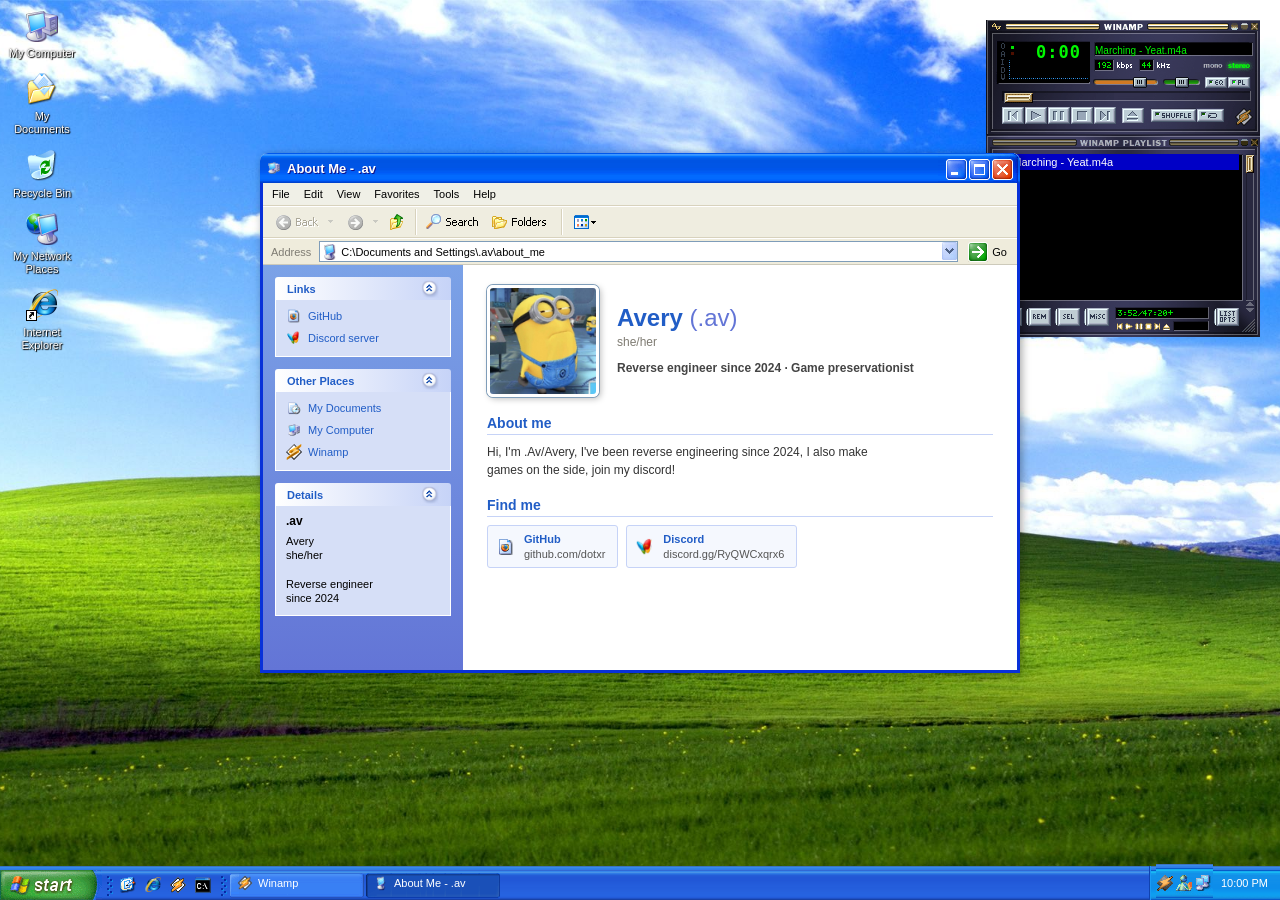
<file: index.html>
<!doctype html>
<html lang="en">
<head>
<meta charset="utf-8">
<meta name="viewport" content="width=device-width, initial-scale=1, viewport-fit=cover">
<title>.av</title>
<meta name="description" content="Avery (.av) — reverse engineer since 2024, game preservationist.">
<meta property="og:title" content=".av">
<meta property="og:description" content="Avery (.av) — reverse engineer since 2024, game preservationist.">
<meta property="og:image" content="https://dotxr.github.io/xp/img/avatar.jpg">
<meta name="theme-color" content="#245edb">
<link rel="icon" href="xp/img/avatar-48.jpg">
<link rel="stylesheet" href="xp/css/xp.css">
</head>
<body>

<!-- ============ DESKTOP ============ -->
<div id="desktop">
	<ul id="icons">
		<li data-open="explorer:computer"><img src="xp/img/my_computer.png" alt=""><span>My Computer</span></li>
		<li data-open="explorer:documents"><img src="xp/img/my_documents.png" alt=""><span>My Documents</span></li>
		<li data-open="explorer:recycle"><img src="xp/img/recycle_bin.png" alt=""><span>Recycle Bin</span></li>
		<li data-open="bsod"><img src="xp/img/my_network_places.png" alt=""><span>My Network Places</span></li>
		<li data-open="ie"><img src="xp/img/ie-ico.png" alt=""><span>Internet Explorer</span></li>
	</ul>

	<!-- About me (Explorer style) -->
	<div class="window" id="win-bio" data-title="About Me - .av" data-icon="xp/img/startmenu/mycomp.png" data-task-icon="xp/img/openwelcome.png" style="width:760px;height:520px">
		<ul class="menubar"><li>File</li><li>Edit</li><li>View</li><li>Favorites</li><li>Tools</li><li>Help</li></ul>
		<div class="toolbar">
			<img src="xp/img/toolbar1.png" alt="Back"><img src="xp/img/toolbar2.png" alt="Forward"><img src="xp/img/toolbar3.png" alt="Up">
			<i class="sep"></i>
			<img src="xp/img/toolbar4.png" alt="Search"><img src="xp/img/toolbar5.png" alt="Folders">
			<i class="sep"></i>
			<img src="xp/img/toolbar6.png" alt="Views">
		</div>
		<div class="addressbar">
			<span class="lbl">Address</span>
			<div class="addr"><img src="xp/img/pc-icon.png" alt=""><input type="text" value="C:\Documents and Settings\.av\about_me" readonly><i class="dd"></i></div>
			<span class="go"><img src="xp/img/greenGo.png" alt=""> Go</span>
		</div>
		<div class="panes">
			<aside class="tasks">
				<section>
					<h3>Links</h3>
					<ul>
						<li><a href="https://github.com/dotxr" target="_blank" rel="noopener"><img src="xp/img/startmenu/mywebsite.png" alt="">GitHub</a></li>
						<li><a href="https://discord.gg/RyQWCxqrx6" target="_blank" rel="noopener"><img src="xp/img/startmenu/msn16.png" alt="">Discord server</a></li>
					</ul>
				</section>
				<section>
					<h3>Other Places</h3>
					<ul>
						<li><a data-open="explorer:documents"><img src="xp/img/startmenu/myrecent.png" alt="">My Documents</a></li>
						<li><a data-open="explorer:computer"><img src="xp/img/startmenu/mycomp.png" alt="">My Computer</a></li>
						<li><a data-open="winamp"><img src="xp/img/startmenu/winamp.png" alt="">Winamp</a></li>
					</ul>
				</section>
				<section>
					<h3>Details</h3>
					<div class="details">
						<b>.av</b>
						Avery<br>
						she/her<br><br>
						Reverse engineer<br>since 2024
					</div>
				</section>
			</aside>
			<article class="content bio">
				<div class="bio-head">
					<img src="xp/img/avatar.jpg" alt="Avery's profile picture" width="128" height="128">
					<div>
						<h1>Avery <span>(.av)</span></h1>
						<p class="pronouns">she/her</p>
						<p class="role">Reverse engineer since 2024 · Game preservationist</p>
					</div>
				</div>
				<h2>About me</h2>
				<p>Hi, I'm .Av/Avery, I've been reverse engineering since 2024, I also make games on the side, join my discord!</p>
				<h2>Find me</h2>
				<ul class="links">
					<li><a href="https://github.com/dotxr" target="_blank" rel="noopener"><img src="xp/img/startmenu/mywebsite.png" alt=""><span><b>GitHub</b>github.com/dotxr</span></a></li>
					<li><a href="https://discord.gg/RyQWCxqrx6" target="_blank" rel="noopener"><img src="xp/img/startmenu/msn16.png" alt=""><span><b>Discord</b>discord.gg/RyQWCxqrx6</span></a></li>
				</ul>
			</article>
		</div>
	</div>

	<!-- Explorer -->
	<div class="window closed" id="win-explorer" data-title="My Computer" data-icon="xp/img/startmenu/mycomp.png" style="width:640px;height:430px">
		<ul class="menubar"><li>File</li><li>Edit</li><li>View</li><li>Favorites</li><li>Tools</li><li>Help</li></ul>
		<div class="toolbar">
			<img src="xp/img/toolbar1.png" alt="Back" class="btn" data-ex="back"><img src="xp/img/toolbar2.png" alt="Forward" class="btn" data-ex="fwd"><img src="xp/img/toolbar3.png" alt="Up" class="btn" data-ex="up">
			<i class="sep"></i>
			<img src="xp/img/toolbar4.png" alt="Search"><img src="xp/img/toolbar5.png" alt="Folders">
			<i class="sep"></i>
			<img src="xp/img/toolbar6.png" alt="Views">
		</div>
		<div class="addressbar">
			<span class="lbl">Address</span>
			<div class="addr"><img src="xp/img/pc-icon.png" alt=""><input type="text" id="exAddr" readonly><i class="dd"></i></div>
			<span class="go"><img src="xp/img/greenGo.png" alt=""> Go</span>
		</div>
		<div class="panes">
			<aside class="tasks" id="exTasks"></aside>
			<div class="content files" id="exFiles"></div>
		</div>
	</div>

	<!-- Internet Explorer -->
	<div class="window closed" id="win-ie" data-title="Internet Explorer" data-icon="xp/img/startmenu/ie16.png" data-task-icon="xp/img/openinternet.png" style="width:820px;height:560px">
		<ul class="menubar"><li>File</li><li>Edit</li><li>View</li><li>Favorites</li><li>Tools</li><li>Help</li><li class="winlogo"><img src="xp/img/windowslogo.png" alt=""></li></ul>
		<div class="toolbar">
			<img src="xp/img/ie1.png" alt="Back" class="btn" data-ie="back"><img src="xp/img/ie2.png" alt="Forward" class="btn" data-ie="fwd"><img src="xp/img/ie3.png" alt="Stop" class="btn"><img src="xp/img/ie4.png" alt="Refresh" class="btn" data-ie="refresh"><img src="xp/img/ie5.png" alt="Home" class="btn" data-ie="home">
			<i class="sep"></i>
			<img src="xp/img/ie6.png" alt="Search" class="btn" data-ie="home"><img src="xp/img/ie7.png" alt="Favorites" class="btn"><img src="xp/img/ie8.png" alt="Media" class="btn" data-open="winamp"><img src="xp/img/ie9.png" alt="History" class="btn">
			<i class="sep"></i>
			<img src="xp/img/ie10.png" alt="Mail" class="btn"><img src="xp/img/ie11.png" alt="Print" class="btn"><img src="xp/img/ie12.png" alt="" class="btn">
		</div>
		<form class="addressbar" id="ieForm">
			<span class="lbl">Address</span>
			<div class="addr"><img src="xp/img/ie-addressbar-ico.png" alt=""><input type="text" id="ieAddr" value="about:home" spellcheck="false" autocomplete="off"><i class="dd"></i></div>
			<button class="go" type="submit"><img src="xp/img/greenGo.png" alt=""> Go</button>
			<span class="links">Links <img src="xp/img/ieLinks.png" alt=""></span>
		</form>
		<div class="ie-view" id="ieView"></div>
		<div class="statusbar"><img src="xp/img/iedone.png" alt="Done"><img src="xp/img/iefooter.png" alt="" class="right"></div>
	</div>

	<!-- Winamp -->
	<div class="window closed skinless" id="win-winamp" data-title="Winamp" data-task-icon="xp/img/openwinamp.png">
		<div class="wa-drag"></div>
		<button class="wa-min" type="button" title="Minimize"></button>
		<button class="wa-close" type="button" title="Close"></button>
		<div class="wa-time" id="waTime">0:00</div>
		<div class="wa-title"><span id="waTitle">Marching - Yeat.m4a</span></div>
		<div class="wa-seek" id="waSeek"><div class="wa-thumb" id="waThumb"></div></div>
		<div class="wa-buttons">
			<button type="button" data-wa="prev" title="Previous"></button><button type="button" data-wa="play" title="Play"></button><button type="button" data-wa="pause" title="Pause"></button><button type="button" data-wa="stop" title="Stop"></button><button type="button" data-wa="next" title="Next"></button>
		</div>
		<ol class="wa-playlist"><li class="selected" id="waItem">1. Marching - Yeat.m4a<span id="waLen"></span></li></ol>
	</div>

	<!-- Minesweeper -->
	<div class="window closed" id="win-mines" data-title="Minesweeper" data-icon="xp/img/startmenu/minesweeper.png" data-task-icon="xp/img/openminesweeper.png" data-nomax>
		<ul class="menubar gamemenu">
			<li class="has-menu">Game
				<ul>
					<li data-ms="new">New</li>
					<li class="div"></li>
					<li data-ms="beginner" class="check">Beginner</li>
					<li data-ms="intermediate">Intermediate</li>
					<li data-ms="expert">Expert</li>
				</ul>
			</li>
			<li>Help</li>
		</ul>
		<div class="ms" id="ms">
			<div class="ms-top">
				<div class="ms-digits" id="msMines"></div>
				<button type="button" class="ms-face" id="msFace"></button>
				<div class="ms-digits" id="msTime"></div>
			</div>
			<div class="ms-grid" id="msGrid"></div>
		</div>
	</div>

	<!-- Tetris -->
	<div class="window closed" id="win-tetris" data-title="Tetris" data-icon="xp/img/startmenu/tetris.png" data-task-icon="xp/img/opentetris.png" data-nomax>
		<div class="tetris" id="tetris">
			<canvas id="tCanvas" width="200" height="400"></canvas>
			<div class="t-side">
				<div class="t-box"><b>Next</b><canvas id="tNext" width="80" height="80"></canvas></div>
				<div class="t-box"><b>Score</b><span id="tScore">0</span></div>
				<div class="t-box"><b>Lines</b><span id="tLines">0</span></div>
				<div class="t-box"><b>Level</b><span id="tLevel">1</span></div>
				<button type="button" class="xpbtn" id="tStart">Start</button>
				<p class="t-help">←→ move<br>↑ rotate<br>↓ drop<br>Space hard drop<br>P pause</p>
			</div>
			<div class="t-pad">
				<button type="button" data-t="left">◀</button><button type="button" data-t="rotate">⟳</button><button type="button" data-t="right">▶</button><button type="button" data-t="down">▼</button><button type="button" data-t="drop">⤓</button>
			</div>
		</div>
	</div>

	<!-- Command Prompt -->
	<div class="window closed" id="win-cmd" data-title="Command Prompt" data-icon="xp/img/startmenu/commandPrompt.png" style="width:660px;height:400px">
		<div class="cmd" id="cmd">
			<div id="cmdOut"></div>
			<div class="cmd-line"><span id="cmdPrompt">C:\Documents and Settings\.av&gt;</span><input type="text" id="cmdIn" spellcheck="false" autocomplete="off" autocapitalize="off"></div>
		</div>
	</div>

	<!-- Run -->
	<div class="window closed dialog" id="win-run" data-title="Run" data-nomax data-nomin style="width:360px">
		<form class="run" id="runForm">
			<div class="run-top"><img src="xp/img/startmenu/run.png" alt=""><p>Type the name of a program, folder, document, or Internet resource, and Windows will open it for you.</p></div>
			<label>Open: <input type="text" id="runIn" value="cmd" autocomplete="off" spellcheck="false"></label>
			<div class="btns"><button class="xpbtn" type="submit">OK</button><button class="xpbtn" type="button" data-close>Cancel</button><button class="xpbtn" type="button" disabled>Browse...</button></div>
		</form>
	</div>

	<!-- Taskbar -->
	<div id="taskbar">
		<button type="button" id="startBtn" aria-label="start"></button>
		<ul id="quicklaunch">
			<li><button type="button" data-open="desktop" title="Show Desktop" style="background-image:url(xp/img/quick_launch_destkop.png)"></button></li>
			<li><button type="button" data-open="ie" title="Internet Explorer" style="background-image:url(xp/img/quick_launch_ie.png)"></button></li>
			<li><button type="button" data-open="winamp" title="Winamp" style="background-image:url(xp/img/quick_launch_winamp.png)"></button></li>
			<li><button type="button" data-open="cmd" title="Command Prompt" style="background-image:url(xp/img/quick_launch_cmd.png)"></button></li>
		</ul>
		<ul id="tasks"></ul>
		<div id="tray">
			<ul>
				<li><button type="button" data-open="winamp" title="Winamp" style="background-image:url(xp/img/system_tray_winamp.png)"></button></li>
				<li><button type="button" data-open="bio" title="About Me" style="background-image:url(xp/img/system_tray_msn.png)"></button></li>
				<li><button type="button" data-open="ie" title="Local Area Connection: Connected" style="background-image:url(xp/img/system_tray_lan.png)"></button></li>
			</ul>
			<time id="clock"></time>
		</div>
	</div>

	<!-- Start menu -->
	<div id="startmenu" class="hidden">
		<div class="sm-head"><img src="xp/img/avatar-96.jpg" alt="" width="42" height="42"><b>.av</b></div>
		<div class="sm-left">
			<ul class="sm-pinned">
				<li data-open="ie"><img src="xp/img/startmenu/ie.png" alt=""><span><b>Internet</b><small>Internet Explorer</small></span></li>
				<li data-open="bsod"><img src="xp/img/startmenu/thunderbird.png" alt=""><span><b>E-mail</b><small>Mozilla Thunderbird</small></span></li>
			</ul>
			<ul class="sm-recent">
				<li data-open="bio"><img src="xp/img/startmenu/mycomp.png" alt=""><span>About Me</span></li>
				<li data-open="winamp"><img src="xp/img/startmenu/winamp.png" alt=""><span>Winamp</span></li>
				<li data-open="mines"><img src="xp/img/startmenu/minesweeper.png" alt=""><span>Minesweeper</span></li>
				<li data-open="tetris"><img src="xp/img/startmenu/tetris.png" alt=""><span>Tetris</span></li>
				<li data-open="cmd"><img src="xp/img/startmenu/commandPrompt.png" alt=""><span>Command Prompt</span></li>
				<li data-open="explorer:computer"><img src="xp/img/startmenu/totalcommander.png" alt=""><span>File Manager</span></li>
			</ul>
			<div class="sm-all">
				<span class="sm-all-btn">All Programs <i></i></span>
				<ul class="sm-sub">
					<li data-open="winupdate"><img src="xp/img/windows_update.png" alt=""><span>Windows Update</span></li>
					<li class="div"></li>
					<li class="has-sub"><img src="xp/img/programs.png" alt=""><span>Accessories</span>
						<ul class="sm-sub">
							<li data-open="cmd"><img src="xp/img/startmenu/commandPrompt.png" alt=""><span>Command Prompt</span></li>
							<li data-open="explorer:computer"><img src="xp/img/startmenu/totalcommander.png" alt=""><span>Windows Explorer</span></li>
							<li data-open="run"><img src="xp/img/startmenu/run.png" alt=""><span>Run...</span></li>
						</ul>
					</li>
					<li class="has-sub"><img src="xp/img/programs.png" alt=""><span>Games</span>
						<ul class="sm-sub">
							<li data-open="mines"><img src="xp/img/startmenu/minesweeper.png" alt=""><span>Minesweeper</span></li>
							<li data-open="tetris"><img src="xp/img/startmenu/tetris.png" alt=""><span>Tetris</span></li>
						</ul>
					</li>
					<li data-open="ie"><img src="xp/img/startmenu/ie16.png" alt=""><span>Internet Explorer</span></li>
					<li data-open="bsod"><img src="xp/img/startmenu/oe16.png" alt=""><span>Outlook Express</span></li>
					<li data-open="bsod"><img src="xp/img/startmenu/ra16.png" alt=""><span>Remote Assistance</span></li>
					<li data-open="winamp"><img src="xp/img/startmenu/wmp16.png" alt=""><span>Winamp</span></li>
					<li data-open="bsod"><img src="xp/img/startmenu/wm16.png" alt=""><span>Windows Messenger</span></li>
				</ul>
			</div>
		</div>
		<div class="sm-right">
			<ul>
				<li data-open="explorer:documents" class="bold"><img src="xp/img/startmenu/myrecent.png" alt=""><span>My Documents</span></li>
				<li class="bold has-sub"><img src="xp/img/startmenu/myrecent.png" alt=""><span>My Recent Documents</span>
					<ul class="sm-sub">
						<li data-open="bio"><img src="xp/img/startmenu/textdoc.png" alt=""><span>about_me.txt</span></li>
						<li data-open="ie"><img src="xp/img/startmenu/mywebsite.png" alt=""><span>Home Page</span></li>
					</ul>
				</li>
				<li data-open="winamp" class="bold"><img src="xp/img/startmenu/mymusic.png" alt=""><span>My Music</span></li>
				<li data-open="explorer:computer" class="bold"><img src="xp/img/startmenu/mycomp.png" alt=""><span>My Computer</span></li>
				<li data-open="bsod" class="bold"><img src="xp/img/startmenu/mynetwork.png" alt=""><span>My Network Places</span></li>
			</ul>
			<ul>
				<li data-open="controlpanel"><img src="xp/img/startmenu/controlpanel.png" alt=""><span>Control Panel</span></li>
				<li data-open="printers"><img src="xp/img/startmenu/printers.png" alt=""><span>Printers and Faxes</span></li>
			</ul>
			<ul>
				<li data-open="bio"><img src="xp/img/startmenu/helpsupport.png" alt=""><span>Help and Support</span></li>
				<li data-open="ie"><img src="xp/img/startmenu/search.png" alt=""><span>Search</span></li>
				<li data-open="run"><img src="xp/img/startmenu/run.png" alt=""><span>Run...</span></li>
			</ul>
		</div>
		<div class="sm-foot">
			<button type="button" id="logoffBtn"><i style="background-image:url(xp/img/logoff.png)"></i>Log Off</button>
			<button type="button" id="shutdownBtn"><i style="background-image:url(xp/img/shutdown.png)"></i>Turn Off Computer</button>
		</div>
	</div>
</div>

<!-- Turn off dialog -->
<div id="turnoff" class="hidden">
	<div class="to-box">
		<div class="to-head">Turn off computer <span class="flag"><i></i><i></i><i></i><i></i></span></div>
		<div class="to-body">
			<button type="button" data-to="standby"><i class="standby"></i>Stand By</button>
			<button type="button" data-to="off"><i class="off"></i>Turn Off</button>
			<button type="button" data-to="restart"><i class="restart"></i>Restart</button>
		</div>
		<div class="to-foot"><button type="button" class="xpbtn" data-to="cancel">Cancel</button></div>
	</div>
</div>

<!-- Message screens -->
<div id="saying" class="screen hidden">
	<div class="lg-top"></div>
	<div class="lg-mid"><p class="welcome-text" id="sayingText">logging off...</p></div>
	<div class="lg-bottom"></div>
</div>
<div id="safeoff" class="hidden"><p>It's now safe to turn off<br>your computer.</p><small>Click anywhere to turn it back on</small></div>
<div id="standby" class="hidden"></div>

<!-- Blue screen -->
<div id="bsod" class="hidden">
<pre>
A problem has been detected and Windows has been shut down to prevent damage
to your computer.

The problem seems to be caused by the following file: AVERY.SYS

PAGE_FAULT_IN_NONPAGED_AREA

If this is the first time you've seen this Stop error screen,
restart your computer. If this screen appears again, follow
these steps:

Check to make sure any new hardware or software is properly installed.
If this is a new installation, ask your hardware or software manufacturer
for any Windows updates you might need.

If problems continue, disable or remove any newly installed hardware
or software. Disable BIOS memory options such as caching or shadowing.
If you need to use Safe Mode to remove or disable components, restart
your computer, press F8 to select Advanced Startup Options, and then
select Safe Mode.

Technical information:

*** STOP: 0x00000050 (0xFD3094C2,0x00000001,0xFBFE7617,0x00000000)


***  AVERY.SYS - Address FBFE7617 base at FBFE5000, DateStamp 3d6dd67c

Beginning dump of physical memory
Physical memory dump complete.
Contact your system administrator or technical support group for further
assistance.

<span class="bsod-hint">Press any key or click to restart_</span>
</pre>
</div>

<script src="xp/js/minesweeper.js"></script>
<script src="xp/js/tetris.js"></script>
<script src="xp/js/xp.js"></script>
</body>
</html>
</file>
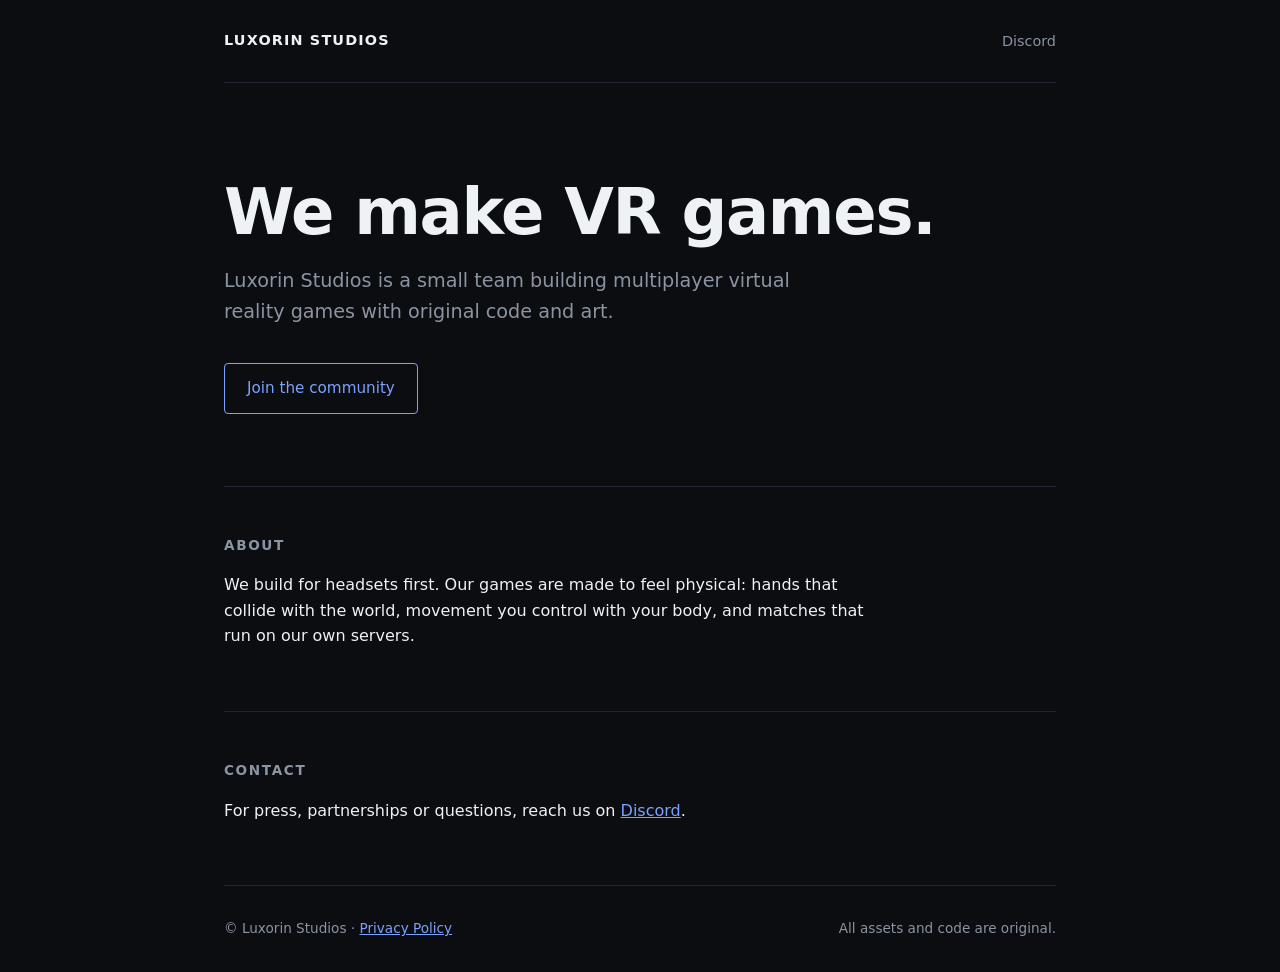
<file: Luxorin/index.html>
<!doctype html>
<html lang="en">
<head>
  <meta charset="utf-8">
  <meta name="viewport" content="width=device-width, initial-scale=1">
  <title>Luxorin Studios</title>
  <meta name="description" content="Luxorin Studios makes VR games.">
  <style>
    :root { color-scheme: dark; --bg: #0b0d10; --fg: #eef1f5; --muted: #8a94a3; --line: #1f2530; --accent: #7aa2ff; }
    * { box-sizing: border-box; }
    html, body { margin: 0; background: var(--bg); color: var(--fg); font: 16px/1.6 system-ui, -apple-system, "Segoe UI", sans-serif; }
    .wrap { max-width: 880px; margin: 0 auto; padding: 0 24px; }
    header { display: flex; justify-content: space-between; align-items: center; padding: 28px 0; border-bottom: 1px solid var(--line); }
    .mark { font-weight: 700; letter-spacing: 0.08em; text-transform: uppercase; font-size: 0.9rem; }
    nav a { color: var(--muted); text-decoration: none; margin-left: 20px; font-size: 0.9rem; }
    nav a:hover { color: var(--fg); }
    .hero { padding: 96px 0 72px; }
    h1 { font-size: clamp(2.4rem, 6vw, 4rem); line-height: 1.05; margin: 0 0 20px; font-weight: 700; letter-spacing: -0.02em; }
    .lede { font-size: 1.2rem; color: var(--muted); max-width: 620px; margin: 0 0 36px; }
    .btn { display: inline-block; padding: 12px 22px; border: 1px solid var(--accent); color: var(--accent); text-decoration: none; border-radius: 4px; font-size: 0.95rem; }
    .btn:hover { background: var(--accent); color: var(--bg); }
    section { padding: 48px 0; border-top: 1px solid var(--line); }
    h2 { font-size: 0.85rem; text-transform: uppercase; letter-spacing: 0.12em; color: var(--muted); margin: 0 0 16px; font-weight: 600; }
    p { margin: 0 0 14px; max-width: 640px; }
    a.inline { color: var(--accent); }
    footer { padding: 32px 0; border-top: 1px solid var(--line); color: var(--muted); font-size: 0.85rem; display: flex; justify-content: space-between; flex-wrap: wrap; gap: 12px; }
    @media (max-width: 520px) { header { flex-direction: column; align-items: flex-start; gap: 12px; } nav a { margin: 0 16px 0 0; } .hero { padding: 64px 0 48px; } }
  </style>
</head>
<body>
  <div class="wrap">
    <header>
      <div class="mark">Luxorin Studios</div>
      <nav><a href="https://discord.gg/TkAbNAPYCF">Discord</a></nav>
    </header>

    <div class="hero">
      <h1>We make VR games.</h1>
      <p class="lede">Luxorin Studios is a small team building multiplayer virtual reality games with original code and art.</p>
      <a class="btn" href="https://discord.gg/TkAbNAPYCF">Join the community</a>
    </div>

    <section>
      <h2>About</h2>
      <p>We build for headsets first. Our games are made to feel physical: hands that collide with the world, movement you control with your body, and matches that run on our own servers.</p>
    </section>

    <section>
      <h2>Contact</h2>
      <p>For press, partnerships or questions, reach us on <a class="inline" href="https://discord.gg/TkAbNAPYCF">Discord</a>.</p>
    </section>

    <footer>
      <span>&copy; Luxorin Studios &middot; <a class="inline" href="privacy/">Privacy Policy</a></span>
      <span>All assets and code are original.</span>
    </footer>
  </div>
</body>
</html>
</file>
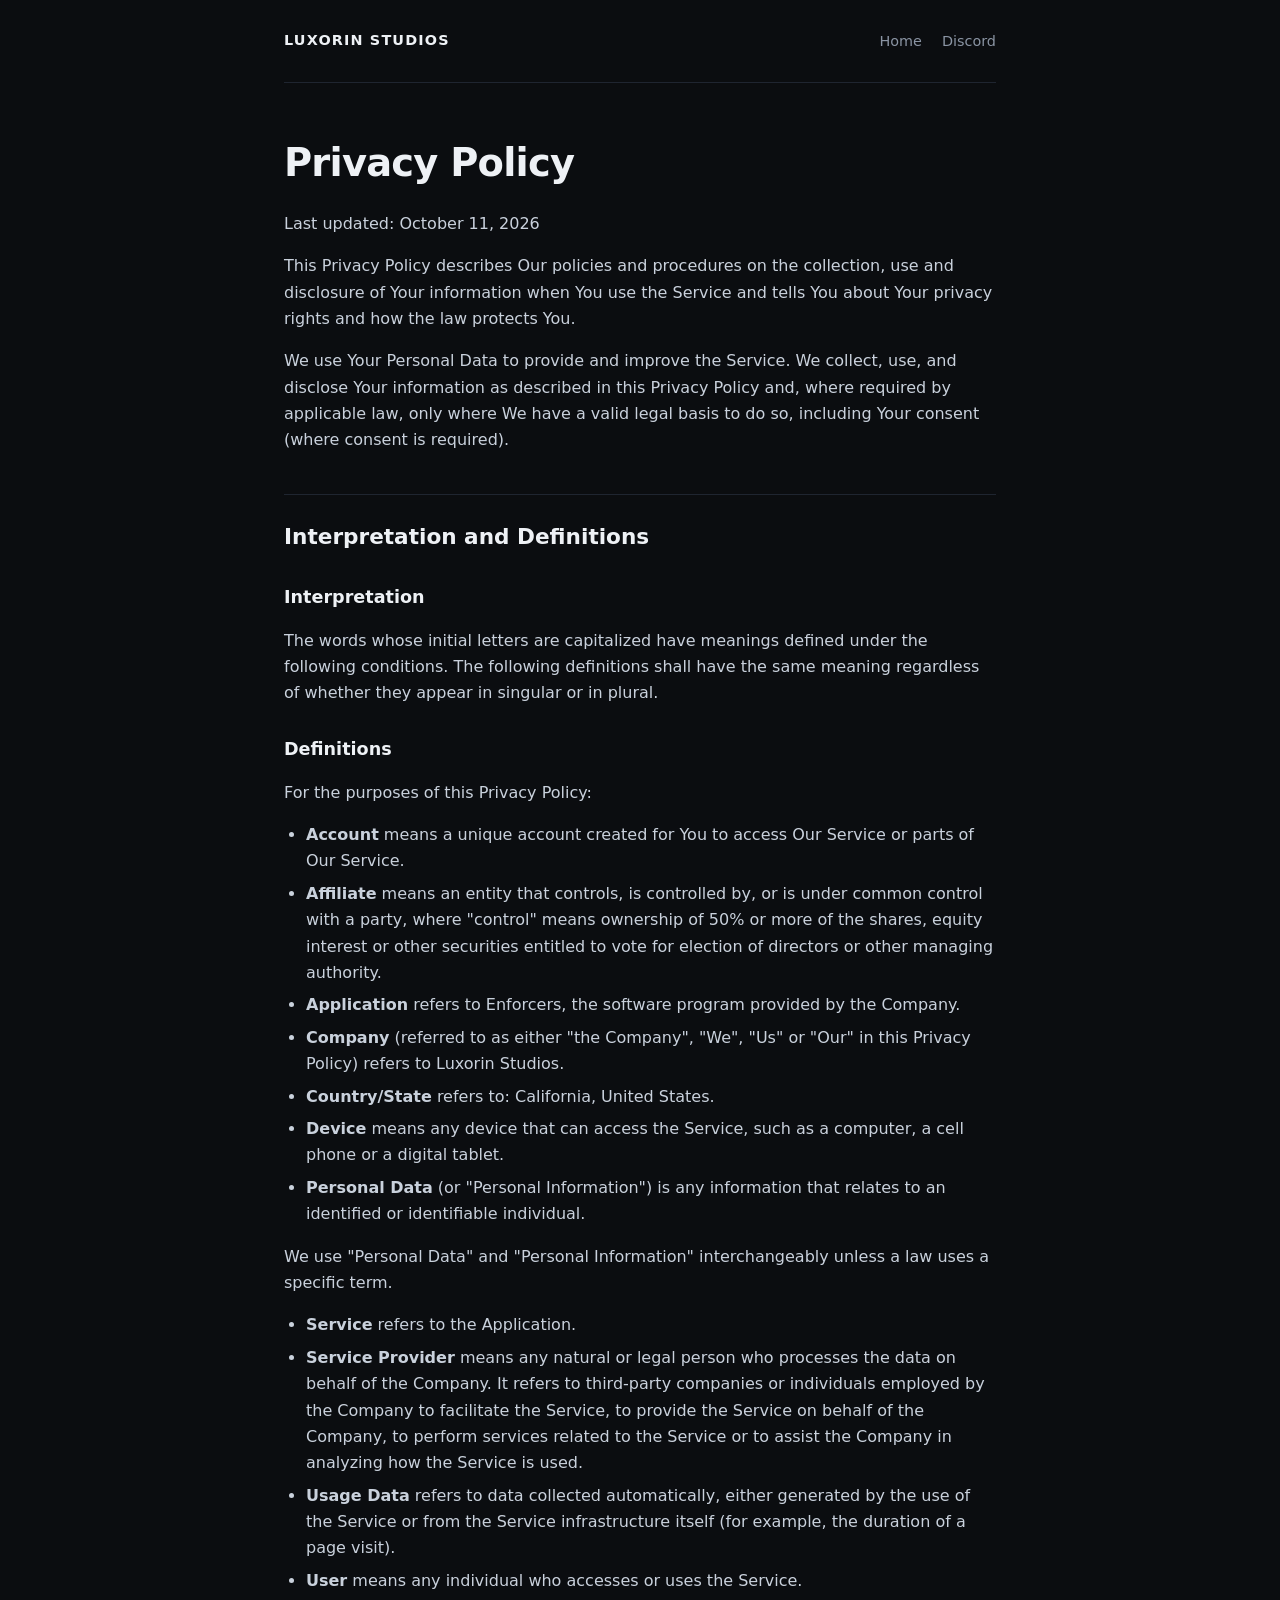
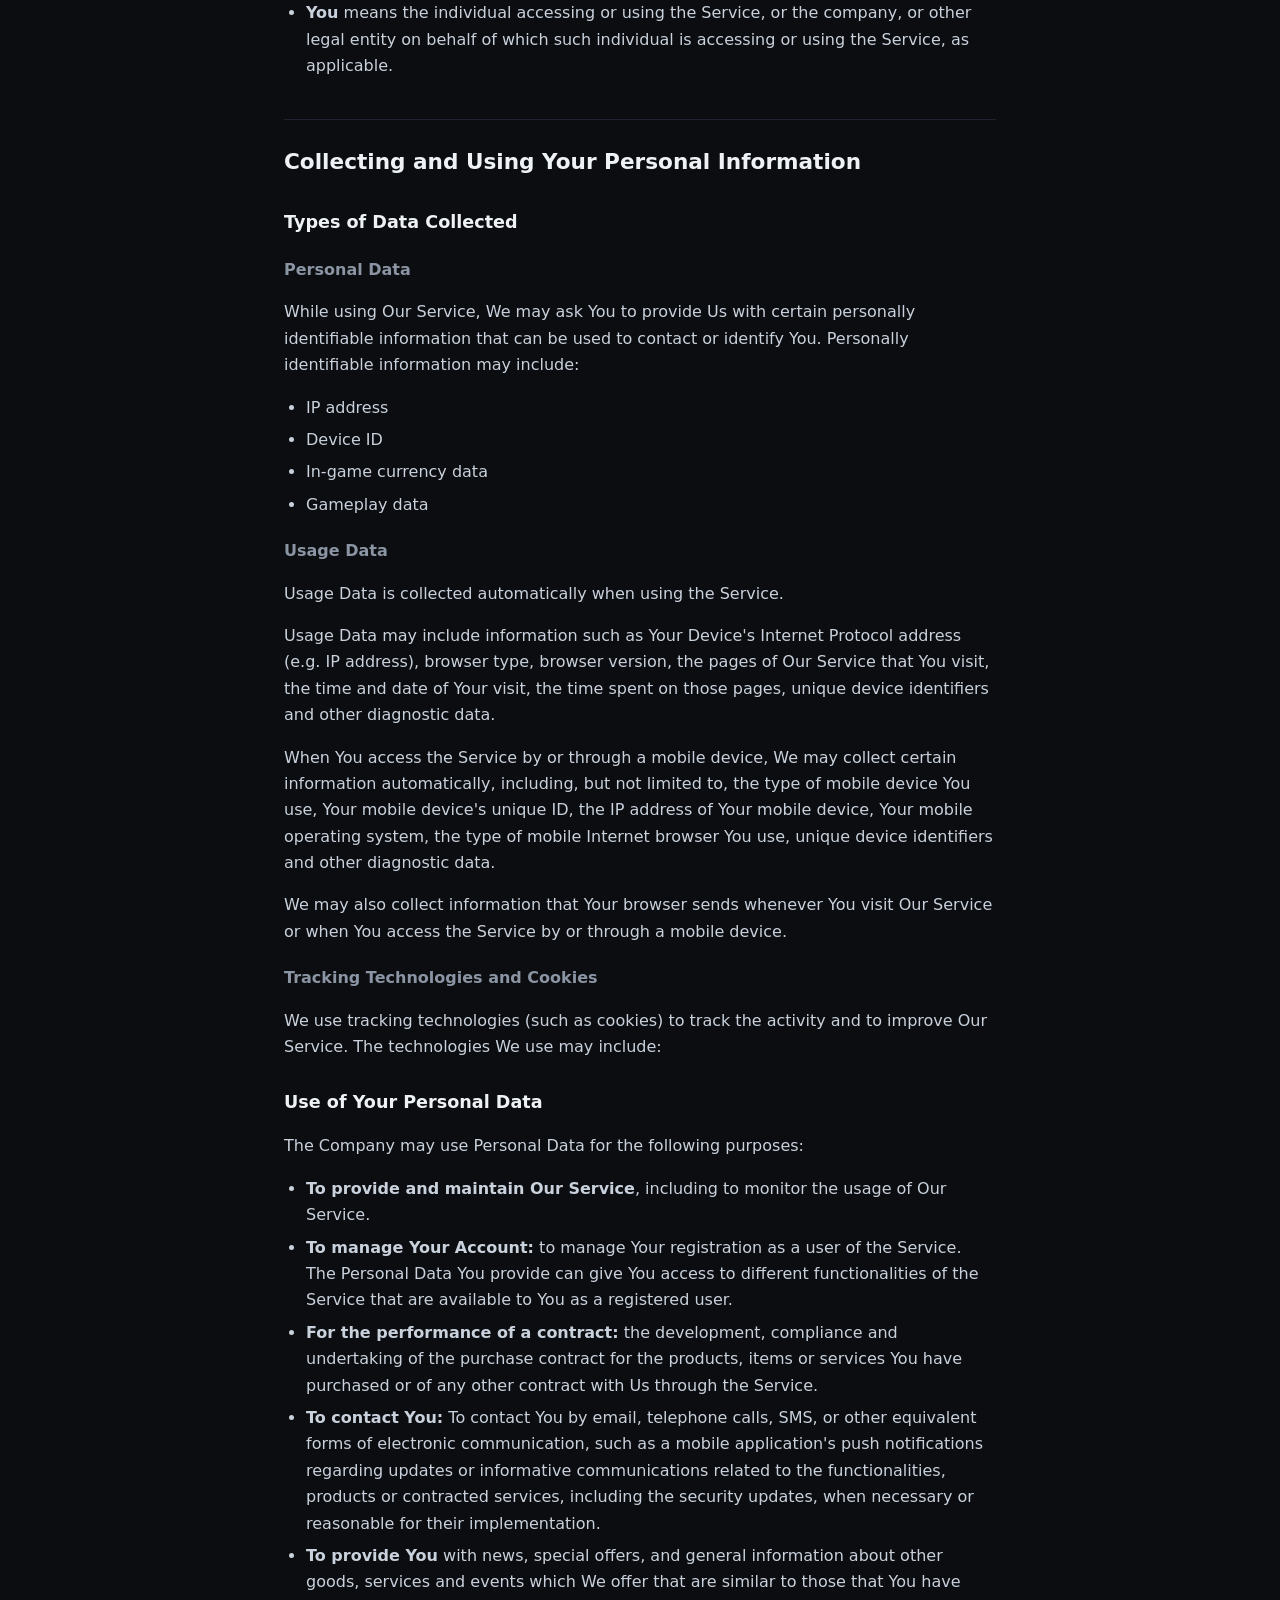
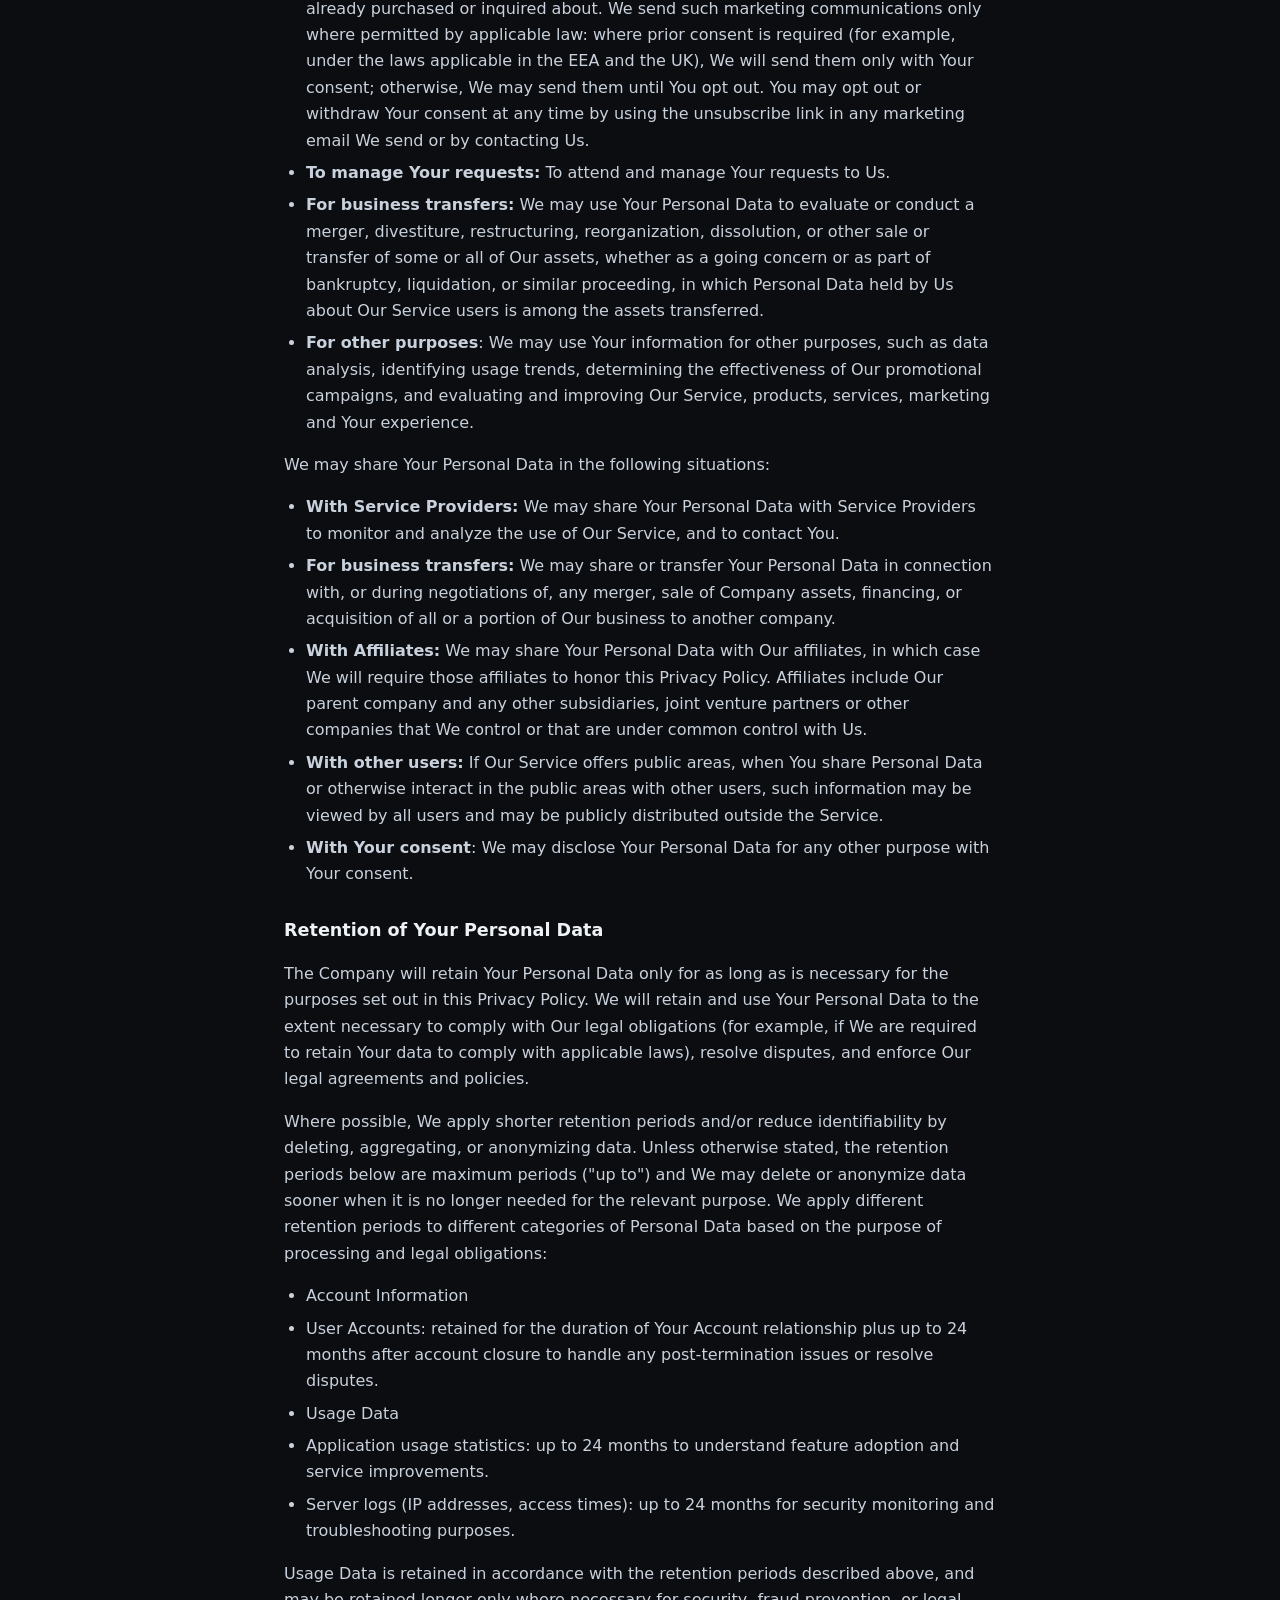
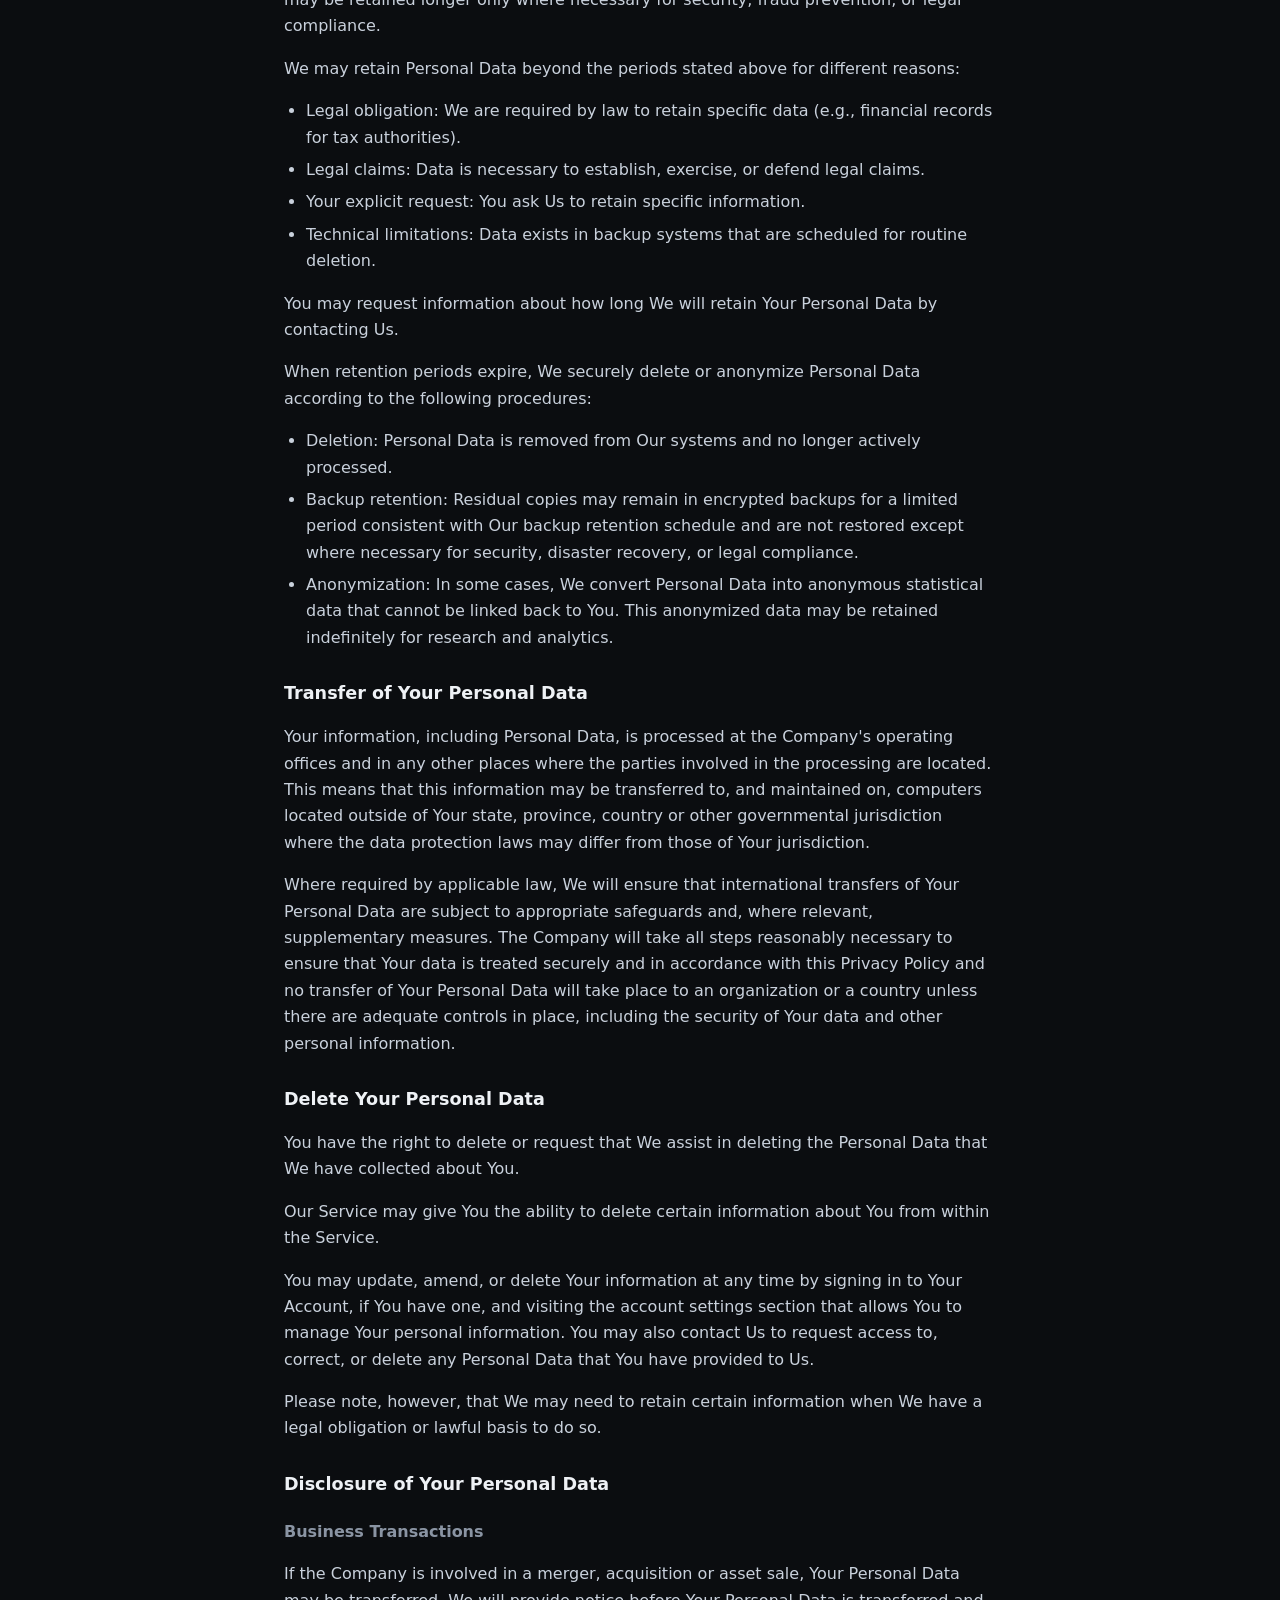
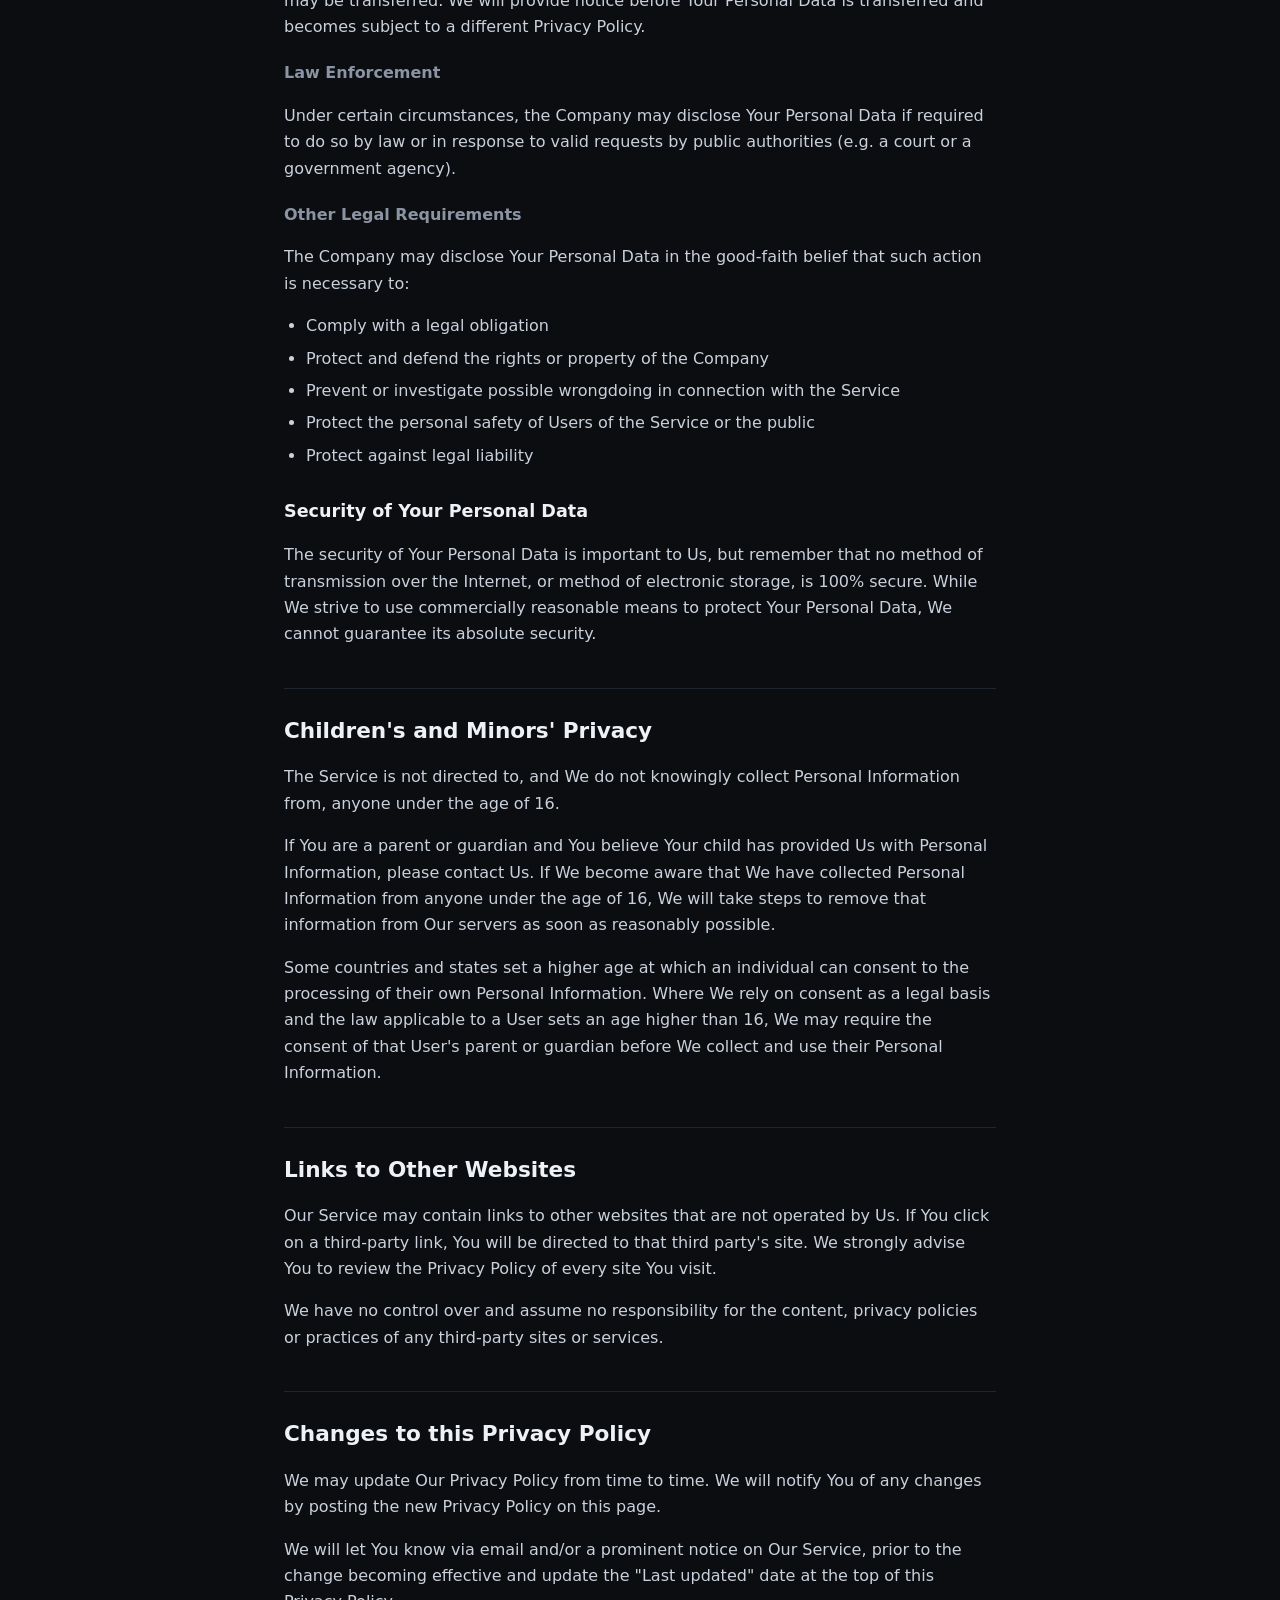
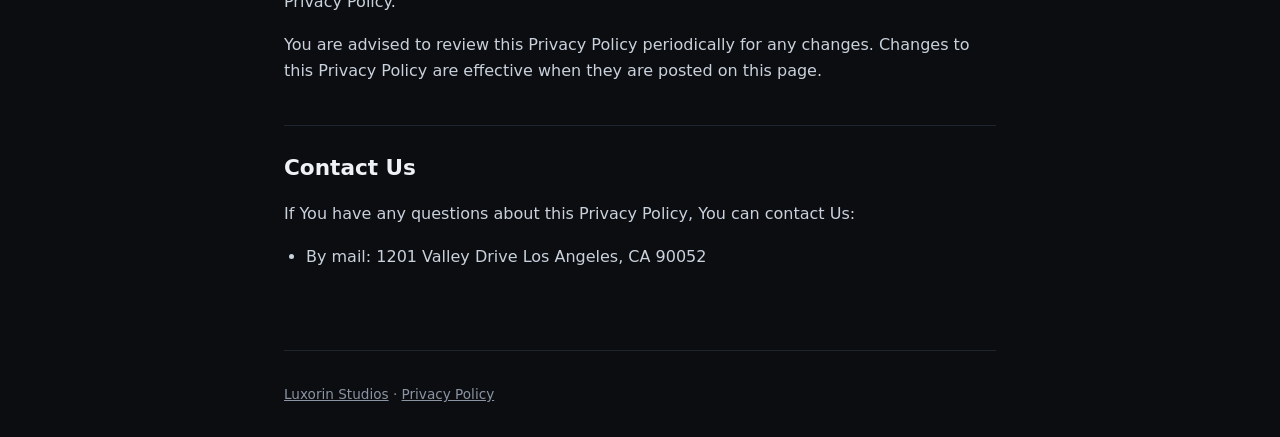
<file: Luxorin/privacy/index.html>
<!doctype html>
<html lang="en">
<head>
  <meta charset="utf-8">
  <meta name="viewport" content="width=device-width, initial-scale=1">
  <title>Privacy Policy | Luxorin Studios</title>
  <meta name="description" content="Privacy Policy for Luxorin Studios games.">
  <style>
    :root { color-scheme: dark; --bg: #0b0d10; --fg: #eef1f5; --muted: #8a94a3; --line: #1f2530; --accent: #7aa2ff; }
    * { box-sizing: border-box; }
    html, body { margin: 0; background: var(--bg); color: var(--fg); font: 16px/1.65 system-ui, -apple-system, "Segoe UI", sans-serif; }
    .wrap { max-width: 760px; margin: 0 auto; padding: 0 24px; }
    header { display: flex; justify-content: space-between; align-items: center; padding: 28px 0; border-bottom: 1px solid var(--line); }
    .mark { font-weight: 700; letter-spacing: 0.08em; text-transform: uppercase; font-size: 0.9rem; color: var(--fg); text-decoration: none; }
    nav a { color: var(--muted); text-decoration: none; margin-left: 20px; font-size: 0.9rem; }
    nav a:hover { color: var(--fg); }
    main { padding: 48px 0 64px; }
    h1 { font-size: 2.4rem; margin: 0 0 8px; letter-spacing: -0.02em; }
    h2 { font-size: 1.35rem; margin: 40px 0 12px; padding-top: 24px; border-top: 1px solid var(--line); }
    h3 { font-size: 1.1rem; margin: 28px 0 8px; }
    h4 { font-size: 1rem; margin: 20px 0 6px; color: var(--muted); }
    p, li { color: #c9d1dc; }
    ul { padding-left: 22px; }
    li { margin: 6px 0; }
    a { color: var(--accent); }
    footer { padding: 32px 0; border-top: 1px solid var(--line); color: var(--muted); font-size: 0.85rem; }
    footer a { color: var(--muted); }
    @media (max-width: 520px) { header { flex-direction: column; align-items: flex-start; gap: 12px; } nav a { margin: 0 16px 0 0; } }
  </style>
</head>
<body>
  <div class="wrap">
    <header>
      <a class="mark" href="../">Luxorin Studios</a>
      <nav><a href="../">Home</a><a href="https://discord.gg/TkAbNAPYCF">Discord</a></nav>
    </header>
    <main>
<h1>Privacy Policy</h1>
<p>Last updated: October 11, 2026</p>
<p>This Privacy Policy describes Our policies and procedures on the collection, use and disclosure of Your information when You use the Service and tells You about Your privacy rights and how the law protects You.</p>
<p>We use Your Personal Data to provide and improve the Service. We collect, use, and disclose Your information as described in this Privacy Policy and, where required by applicable law, only where We have a valid legal basis to do so, including Your consent (where consent is required).</p>
<h2>Interpretation and Definitions</h2>
<h3>Interpretation</h3>
<p>The words whose initial letters are capitalized have meanings defined under the following conditions. The following definitions shall have the same meaning regardless of whether they appear in singular or in plural.</p>
<h3>Definitions</h3>
<p>For the purposes of this Privacy Policy:</p>
<ul>
<li><strong>Account</strong> means a unique account created for You to access Our Service or parts of Our Service.</li>
<li><strong>Affiliate</strong> means an entity that controls, is controlled by, or is under common control with a party, where &quot;control&quot; means ownership of 50% or more of the shares, equity interest or other securities entitled to vote for election of directors or other managing authority.</li>
<li><strong>Application</strong> refers to Enforcers, the software program provided by the Company.</li>
<li><strong>Company</strong> (referred to as either &quot;the Company&quot;, &quot;We&quot;, &quot;Us&quot; or &quot;Our&quot; in this Privacy Policy) refers to Luxorin Studios.</li>
<li><strong>Country/State</strong> refers to: California, United States.</li>
<li><strong>Device</strong> means any device that can access the Service, such as a computer, a cell phone or a digital tablet.</li>
<li><strong>Personal Data</strong> (or &quot;Personal Information&quot;) is any information that relates to an identified or identifiable individual.</li>
</ul>
<p>We use &quot;Personal Data&quot; and &quot;Personal Information&quot; interchangeably unless a law uses a specific term.</p>
<ul>
<li><strong>Service</strong> refers to the Application.</li>
<li><strong>Service Provider</strong> means any natural or legal person who processes the data on behalf of the Company. It refers to third-party companies or individuals employed by the Company to facilitate the Service, to provide the Service on behalf of the Company, to perform services related to the Service or to assist the Company in analyzing how the Service is used.</li>
<li><strong>Usage Data</strong> refers to data collected automatically, either generated by the use of the Service or from the Service infrastructure itself (for example, the duration of a page visit).</li>
<li><strong>User</strong> means any individual who accesses or uses the Service.</li>
<li><strong>You</strong> means the individual accessing or using the Service, or the company, or other legal entity on behalf of which such individual is accessing or using the Service, as applicable.</li>
</ul>
<h2>Collecting and Using Your Personal Information</h2>
<h3>Types of Data Collected</h3>
<h4>Personal Data</h4>
<p>While using Our Service, We may ask You to provide Us with certain personally identifiable information that can be used to contact or identify You. Personally identifiable information may include:</p>
<ul>
<li>IP address</li>
<li>Device ID</li>
<li>In-game currency data</li>
<li>Gameplay data</li>
</ul>
<h4>Usage Data</h4>
<p>Usage Data is collected automatically when using the Service.</p>
<p>Usage Data may include information such as Your Device&#x27;s Internet Protocol address (e.g. IP address), browser type, browser version, the pages of Our Service that You visit, the time and date of Your visit, the time spent on those pages, unique device identifiers and other diagnostic data.</p>
<p>When You access the Service by or through a mobile device, We may collect certain information automatically, including, but not limited to, the type of mobile device You use, Your mobile device&#x27;s unique ID, the IP address of Your mobile device, Your mobile operating system, the type of mobile Internet browser You use, unique device identifiers and other diagnostic data.</p>
<p>We may also collect information that Your browser sends whenever You visit Our Service or when You access the Service by or through a mobile device.</p>
<h4>Tracking Technologies and Cookies</h4>
<p>We use tracking technologies (such as cookies) to track the activity and to improve Our Service. The technologies We use may include:</p>
<h3>Use of Your Personal Data</h3>
<p>The Company may use Personal Data for the following purposes:</p>
<ul>
<li><strong>To provide and maintain Our Service</strong>, including to monitor the usage of Our Service.</li>
<li><strong>To manage Your Account:</strong> to manage Your registration as a user of the Service. The Personal Data You provide can give You access to different functionalities of the Service that are available to You as a registered user.</li>
<li><strong>For the performance of a contract:</strong> the development, compliance and undertaking of the purchase contract for the products, items or services You have purchased or of any other contract with Us through the Service.</li>
<li><strong>To contact You:</strong> To contact You by email, telephone calls, SMS, or other equivalent forms of electronic communication, such as a mobile application&#x27;s push notifications regarding updates or informative communications related to the functionalities, products or contracted services, including the security updates, when necessary or reasonable for their implementation.</li>
<li><strong>To provide You</strong> with news, special offers, and general information about other goods, services and events which We offer that are similar to those that You have already purchased or inquired about. We send such marketing communications only where permitted by applicable law: where prior consent is required (for example, under the laws applicable in the EEA and the UK), We will send them only with Your consent; otherwise, We may send them until You opt out. You may opt out or withdraw Your consent at any time by using the unsubscribe link in any marketing email We send or by contacting Us.</li>
<li><strong>To manage Your requests:</strong> To attend and manage Your requests to Us.</li>
<li><strong>For business transfers:</strong> We may use Your Personal Data to evaluate or conduct a merger, divestiture, restructuring, reorganization, dissolution, or other sale or transfer of some or all of Our assets, whether as a going concern or as part of bankruptcy, liquidation, or similar proceeding, in which Personal Data held by Us about Our Service users is among the assets transferred.</li>
<li><strong>For other purposes</strong>: We may use Your information for other purposes, such as data analysis, identifying usage trends, determining the effectiveness of Our promotional campaigns, and evaluating and improving Our Service, products, services, marketing and Your experience.</li>
</ul>
<p>We may share Your Personal Data in the following situations:</p>
<ul>
<li><strong>With Service Providers:</strong> We may share Your Personal Data with Service Providers to monitor and analyze the use of Our Service, and to contact You.</li>
<li><strong>For business transfers:</strong> We may share or transfer Your Personal Data in connection with, or during negotiations of, any merger, sale of Company assets, financing, or acquisition of all or a portion of Our business to another company.</li>
<li><strong>With Affiliates:</strong> We may share Your Personal Data with Our affiliates, in which case We will require those affiliates to honor this Privacy Policy. Affiliates include Our parent company and any other subsidiaries, joint venture partners or other companies that We control or that are under common control with Us.</li>
<li><strong>With other users:</strong> If Our Service offers public areas, when You share Personal Data or otherwise interact in the public areas with other users, such information may be viewed by all users and may be publicly distributed outside the Service.</li>
<li><strong>With Your consent</strong>: We may disclose Your Personal Data for any other purpose with Your consent.</li>
</ul>
<h3>Retention of Your Personal Data</h3>
<p>The Company will retain Your Personal Data only for as long as is necessary for the purposes set out in this Privacy Policy. We will retain and use Your Personal Data to the extent necessary to comply with Our legal obligations (for example, if We are required to retain Your data to comply with applicable laws), resolve disputes, and enforce Our legal agreements and policies.</p>
<p>Where possible, We apply shorter retention periods and/or reduce identifiability by deleting, aggregating, or anonymizing data. Unless otherwise stated, the retention periods below are maximum periods (&quot;up to&quot;) and We may delete or anonymize data sooner when it is no longer needed for the relevant purpose. We apply different retention periods to different categories of Personal Data based on the purpose of processing and legal obligations:</p>
<ul>
<li>Account Information</li>
<li>User Accounts: retained for the duration of Your Account relationship plus up to 24 months after account closure to handle any post-termination issues or resolve disputes.</li>
<li>Usage Data</li>
<li>Application usage statistics: up to 24 months to understand feature adoption and service improvements.</li>
<li>Server logs (IP addresses, access times): up to 24 months for security monitoring and troubleshooting purposes.</li>
</ul>
<p>Usage Data is retained in accordance with the retention periods described above, and may be retained longer only where necessary for security, fraud prevention, or legal compliance.</p>
<p>We may retain Personal Data beyond the periods stated above for different reasons:</p>
<ul>
<li>Legal obligation: We are required by law to retain specific data (e.g., financial records for tax authorities).</li>
<li>Legal claims: Data is necessary to establish, exercise, or defend legal claims.</li>
<li>Your explicit request: You ask Us to retain specific information.</li>
<li>Technical limitations: Data exists in backup systems that are scheduled for routine deletion.</li>
</ul>
<p>You may request information about how long We will retain Your Personal Data by contacting Us.</p>
<p>When retention periods expire, We securely delete or anonymize Personal Data according to the following procedures:</p>
<ul>
<li>Deletion: Personal Data is removed from Our systems and no longer actively processed.</li>
<li>Backup retention: Residual copies may remain in encrypted backups for a limited period consistent with Our backup retention schedule and are not restored except where necessary for security, disaster recovery, or legal compliance.</li>
<li>Anonymization: In some cases, We convert Personal Data into anonymous statistical data that cannot be linked back to You. This anonymized data may be retained indefinitely for research and analytics.</li>
</ul>
<h3>Transfer of Your Personal Data</h3>
<p>Your information, including Personal Data, is processed at the Company&#x27;s operating offices and in any other places where the parties involved in the processing are located. This means that this information may be transferred to, and maintained on, computers located outside of Your state, province, country or other governmental jurisdiction where the data protection laws may differ from those of Your jurisdiction.</p>
<p>Where required by applicable law, We will ensure that international transfers of Your Personal Data are subject to appropriate safeguards and, where relevant, supplementary measures. The Company will take all steps reasonably necessary to ensure that Your data is treated securely and in accordance with this Privacy Policy and no transfer of Your Personal Data will take place to an organization or a country unless there are adequate controls in place, including the security of Your data and other personal information.</p>
<h3>Delete Your Personal Data</h3>
<p>You have the right to delete or request that We assist in deleting the Personal Data that We have collected about You.</p>
<p>Our Service may give You the ability to delete certain information about You from within the Service.</p>
<p>You may update, amend, or delete Your information at any time by signing in to Your Account, if You have one, and visiting the account settings section that allows You to manage Your personal information. You may also contact Us to request access to, correct, or delete any Personal Data that You have provided to Us.</p>
<p>Please note, however, that We may need to retain certain information when We have a legal obligation or lawful basis to do so.</p>
<h3>Disclosure of Your Personal Data</h3>
<h4>Business Transactions</h4>
<p>If the Company is involved in a merger, acquisition or asset sale, Your Personal Data may be transferred. We will provide notice before Your Personal Data is transferred and becomes subject to a different Privacy Policy.</p>
<h4>Law Enforcement</h4>
<p>Under certain circumstances, the Company may disclose Your Personal Data if required to do so by law or in response to valid requests by public authorities (e.g. a court or a government agency).</p>
<h4>Other Legal Requirements</h4>
<p>The Company may disclose Your Personal Data in the good-faith belief that such action is necessary to:</p>
<ul>
<li>Comply with a legal obligation</li>
<li>Protect and defend the rights or property of the Company</li>
<li>Prevent or investigate possible wrongdoing in connection with the Service</li>
<li>Protect the personal safety of Users of the Service or the public</li>
<li>Protect against legal liability</li>
</ul>
<h3>Security of Your Personal Data</h3>
<p>The security of Your Personal Data is important to Us, but remember that no method of transmission over the Internet, or method of electronic storage, is 100% secure. While We strive to use commercially reasonable means to protect Your Personal Data, We cannot guarantee its absolute security.</p>
<h2>Children&#x27;s and Minors&#x27; Privacy</h2>
<p>The Service is not directed to, and We do not knowingly collect Personal Information from, anyone under the age of 16.</p>
<p>If You are a parent or guardian and You believe Your child has provided Us with Personal Information, please contact Us. If We become aware that We have collected Personal Information from anyone under the age of 16, We will take steps to remove that information from Our servers as soon as reasonably possible.</p>
<p>Some countries and states set a higher age at which an individual can consent to the processing of their own Personal Information. Where We rely on consent as a legal basis and the law applicable to a User sets an age higher than 16, We may require the consent of that User&#x27;s parent or guardian before We collect and use their Personal Information.</p>
<h2>Links to Other Websites</h2>
<p>Our Service may contain links to other websites that are not operated by Us. If You click on a third-party link, You will be directed to that third party&#x27;s site. We strongly advise You to review the Privacy Policy of every site You visit.</p>
<p>We have no control over and assume no responsibility for the content, privacy policies or practices of any third-party sites or services.</p>
<h2>Changes to this Privacy Policy</h2>
<p>We may update Our Privacy Policy from time to time. We will notify You of any changes by posting the new Privacy Policy on this page.</p>
<p>We will let You know via email and/or a prominent notice on Our Service, prior to the change becoming effective and update the &quot;Last updated&quot; date at the top of this Privacy Policy.</p>
<p>You are advised to review this Privacy Policy periodically for any changes. Changes to this Privacy Policy are effective when they are posted on this page.</p>
<h2>Contact Us</h2>
<p>If You have any questions about this Privacy Policy, You can contact Us:</p>
<ul>
<li>By mail: 1201 Valley Drive Los Angeles, CA 90052</li>
</ul>
    </main>
    <footer>
      <a href="../">Luxorin Studios</a> &middot; <a href="../privacy/">Privacy Policy</a>
    </footer>
  </div>
</body>
</html>
</file>
<file: xp/css/xp.css>
/* ==========================================================================
   Windows XP bio desktop
   ========================================================================== */
* { margin: 0; padding: 0; box-sizing: border-box; }
html, body { height: 100%; }
body {
	font: 11px/1.3 Tahoma, "Segoe UI", Verdana, Geneva, sans-serif;
	color: #000;
	background: #000;
	overflow: hidden;
	-webkit-user-select: none; user-select: none;
	-webkit-tap-highlight-color: transparent;
	cursor: default;
}
ul, ol { list-style: none; }
img { -webkit-user-drag: none; }
button { font: inherit; color: inherit; background: none; border: 0; cursor: default; }
input { font: inherit; }
a { color: inherit; text-decoration: none; cursor: pointer; }
.hidden { display: none !important; }

/* XP-style push button */
.xpbtn {
	min-width: 75px; height: 23px; padding: 0 10px;
	background: linear-gradient(#fff, #ecebe6 85%, #d6d0c5);
	border: 1px solid #003c74; border-radius: 3px;
	color: #000;
}
.xpbtn:hover:not(:disabled) { box-shadow: inset 0 -2px #f8b330, inset 0 2px #fbe29f; }
.xpbtn:active:not(:disabled) { background: linear-gradient(#e5e4de, #f2f1ec); }
.xpbtn:focus-visible { outline: 1px dotted #000; outline-offset: -4px; }
.xpbtn:disabled { color: #aca899; border-color: #c9c7ba; }

/* Windows flag (built in CSS so no logo image is needed) */
.flag { display: inline-grid; grid-template-columns: 1fr 1fr; gap: 2px; transform: skewY(-6deg) perspective(60px) rotateY(-12deg); }
.flag i { display: block; width: 100%; height: 100%; border-radius: 30% 10% 30% 10%; }
.flag i:nth-child(1) { background: #f35325; }
.flag i:nth-child(2) { background: #81bc06; }
.flag i:nth-child(3) { background: #05a6f0; }
.flag i:nth-child(4) { background: #ffba08; }

/* ==========================================================================
   Full-screen status screens (logging off, shutting down)
   ========================================================================== */
.screen {
	position: fixed; inset: 0; z-index: 9000;
	display: flex; flex-direction: column;
	background: #5a7edc;
	color: #fff;
}
.lg-top {
	height: 80px; flex: none;
	background: #00309c;
	border-bottom: 2px solid transparent;
	border-image: linear-gradient(90deg, #00309c, #9db9eb 40%, #9db9eb 60%, #00309c) 1;
}
.lg-bottom {
	height: 90px; flex: none;
	background: #00309c;
	border-top: 2px solid transparent;
	border-image: linear-gradient(90deg, #00309c, #f99736 40%, #f99736 60%, #00309c) 1;
	display: flex; align-items: center; justify-content: space-between;
	padding: 0 36px;
}
.lg-mid {
	flex: 1; display: flex; align-items: center; justify-content: center;
	background: radial-gradient(ellipse 60% 70% at 8% 0%, #91b1ef 0%, #6f92e6 40%, #5a7edc 75%);
	padding: 20px;
}
.welcome-text { font: italic bold 64px "Franklin Gothic Medium", "Trebuchet MS", Arial, sans-serif; text-shadow: 2px 2px 3px #1b3d99; }

@media (max-width: 700px) {
	.lg-top { height: 50px; } .lg-bottom { height: 64px; padding: 0 16px; }
	.welcome-text { font-size: 44px; }
}

/* ==========================================================================
   Desktop
   ========================================================================== */
#desktop {
	position: fixed; inset: 0;
	background: #3a6ea5 url(../img/background.jpg) center / cover no-repeat;
}
#icons {
	position: absolute; top: 6px; left: 4px; bottom: 40px;
	display: flex; flex-direction: column; flex-wrap: wrap; align-content: flex-start; gap: 4px;
}
#icons li {
	width: 76px; padding: 4px 2px; text-align: center; color: #fff;
	display: flex; flex-direction: column; align-items: center; gap: 4px;
}
#icons img { width: 32px; height: 32px; }
#icons span { padding: 1px 2px; text-shadow: 1px 1px 1px #000, 0 0 2px #000; line-height: 1.2; }
#icons li.selected img { filter: brightness(.7) sepia(1) hue-rotate(180deg) saturate(3); }
#icons li.selected span { background: #316ac5; text-shadow: none; }

/* ==========================================================================
   Windows
   ========================================================================== */
.window {
	position: absolute; top: 40px; left: 120px;
	display: flex; flex-direction: column;
	min-width: 200px; max-width: 100vw;
	background: #ece9d8;
	border-radius: 8px 8px 0 0;
	box-shadow: 2px 2px 8px rgba(0,0,0,.35);
	z-index: 10;
}
.window.closed, .window.minimized { display: none; }
.window.maximized { top: 0 !important; left: 0 !important; width: 100% !important; height: calc(100% - 34px) !important; border-radius: 0; }
.titlebar {
	height: 30px; flex: none; position: relative;
	display: flex; align-items: center;
	background: url(../img/window_bar.png) repeat-x;
	border-radius: 8px 8px 0 0;
	padding: 0 88px 0 6px;
	color: #fff; font: bold 13px "Trebuchet MS", Tahoma, sans-serif; text-shadow: 1px 1px #0f1089;
	touch-action: none;
}
.maximized .titlebar { border-radius: 0; }
.titlebar img { width: 16px; height: 16px; margin-right: 5px; flex: none; }
.titlebar span { white-space: nowrap; overflow: hidden; text-overflow: ellipsis; }
.window:not(.active) .titlebar { filter: saturate(.45) brightness(1.2); }
.wctl { position: absolute; right: 2px; top: 0; display: flex; }
.wctl button { width: 28px; height: 30px; background: url(../img/window_buttons.png) no-repeat; }
.wctl .min { background-position: 0 0; }
.wctl .min:hover { background-position: 0 -30px; }
.wctl .max { width: 24px; background-position: -28px 0; }
.wctl .max:hover { background-position: -28px -60px; }
.maximized .wctl .max { background-position: -94px 0; }
.maximized .wctl .max:hover { background-position: -94px -60px; }
.wctl .close { background-position: -52px 0; }
.wctl .close:hover { background-position: -52px -90px; }
.wbody {
	flex: 1; min-height: 0;
	display: flex; flex-direction: column;
	border: 3px solid #0831d9; border-top: 0;
	background: #ece9d8;
}
.window:not(.active) .wbody { border-color: #7a96df; }

/* Menu bar / toolbar / address bar */
.menubar { flex: none; display: flex; background: #f0f0e7; border-bottom: 1px solid #d8d2bd; padding: 1px 2px; position: relative; }
.menubar > li { padding: 2px 6px; border: 1px solid transparent; position: relative; }
.menubar > li:hover { border-color: #d8d2bd; background: #fff; }
.menubar .winlogo { margin-left: auto; padding: 0; border: 0; background: none !important; }
.menubar .winlogo img { display: block; height: 20px; }
.toolbar {
	flex: none; display: flex; align-items: center; flex-wrap: wrap; overflow: hidden;
	background: #efede0; border-top: 1px solid #fff; border-bottom: 1px solid #d8d2bd; padding: 0 3px;
}
.toolbar img { border: 1px solid transparent; display: block; }
.toolbar img.btn:hover { border-color: #7a98af; background: #fff; border-radius: 4px; }
.toolbar .sep { width: 1px; height: 26px; background: #d8d2bd; box-shadow: 1px 0 #fff; margin: 0 3px; }
.addressbar {
	flex: none; display: flex; align-items: center; gap: 4px;
	background: #efecdc; border-top: 1px solid #fff; border-bottom: 1px solid #cdcabb; padding: 2px 4px;
}
.addressbar .lbl { color: #7f7c73; padding: 0 4px; }
.addr { flex: 1; min-width: 0; display: flex; align-items: center; height: 21px; border: 1px solid #7f9db9; background: #fff; }
.addr img { margin: 0 3px 0 4px; height: 16px; }
.addr input { flex: 1; min-width: 0; border: 0; outline: 0; height: 17px; padding: 0 2px; background: transparent; font-size: 11px; }
.addr .dd { width: 15px; height: 19px; flex: none; background: url(../img/dropdown-ico.png) center top no-repeat; }
.addressbar .go { display: flex; align-items: center; gap: 4px; padding: 0 6px; }
.addressbar .links { color: #7f7c73; border-left: 1px solid #fff; box-shadow: -1px 0 #d8d2bd; padding: 0 6px; display: flex; align-items: center; gap: 4px; }
.statusbar { flex: none; height: 22px; display: flex; align-items: center; justify-content: space-between; background: url(../img/windowBottomBar.png) repeat-x; padding: 0 4px; }

/* Explorer panes */
.panes { flex: 1; min-height: 0; display: flex; background: #fff; }
.tasks {
	width: 200px; flex: none; overflow-y: auto; padding: 12px;
	background: linear-gradient(#7ba2e7, #6375d6);
}
.tasks section { margin-bottom: 12px; border-radius: 3px 3px 0 0; overflow: hidden; }
.tasks h3 {
	height: 23px; line-height: 23px; padding: 0 12px;
	font: bold 11px Tahoma, sans-serif; color: #215dc6;
	background: linear-gradient(90deg, #fff, #c6d3f7);
	display: flex; justify-content: space-between; align-items: center;
}
.tasks h3::after { content: ""; width: 18px; height: 18px; background: url(../img/dropup-ico.png) center / 18px no-repeat; }
.tasks ul, .tasks .details { background: #d6dff7; padding: 8px 10px 10px; border: 1px solid #fff; border-top: 0; color: #215dc6; }
.tasks li + li { margin-top: 6px; }
.tasks a { display: flex; align-items: center; gap: 6px; color: #215dc6; }
.tasks a:hover { color: #428eff; text-decoration: underline; }
.tasks a img { width: 16px; height: 16px; flex: none; }
.tasks .details { color: #000; }
.tasks .details b { display: block; font-size: 12px; margin-bottom: 4px; }
.content { flex: 1; min-width: 0; overflow: auto; -webkit-user-select: text; user-select: text; }

/* Bio */
.bio { padding: 20px 24px; color: #333; font-size: 12px; line-height: 1.5; }
.bio-head { display: flex; align-items: center; gap: 18px; margin-bottom: 18px; }
.bio-head img { width: 112px; height: 112px; border: 3px solid #fff; border-radius: 6px; box-shadow: 0 0 0 1px #7f9db9, 2px 2px 6px rgba(0,0,0,.25); flex: none; }
.bio h1 { font: bold 24px "Trebuchet MS", Tahoma, sans-serif; color: #215dc6; line-height: 1.1; }
.bio h1 span { color: #6375d6; font-weight: normal; }
.bio .pronouns { color: #7f7c73; margin-top: 2px; }
.bio .role { margin-top: 8px; font-weight: bold; color: #444; }
.bio h2 { font: bold 14px "Trebuchet MS", Tahoma, sans-serif; color: #215dc6; border-bottom: 1px solid #c6d3f7; padding-bottom: 3px; margin: 18px 0 8px; }
.bio p { max-width: 60ch; }
.bio .links { display: flex; flex-wrap: wrap; gap: 8px; }
.bio .links a { display: flex; align-items: center; gap: 8px; padding: 6px 12px 6px 8px; border: 1px solid #c6d3f7; border-radius: 3px; background: #f5f8fe; }
.bio .links a:hover { background: #d6dff7; border-color: #7ba2e7; }
.bio .links img { width: 20px; height: 20px; }
.bio .links b { display: block; color: #215dc6; }
.bio .links span { color: #555; font-size: 11px; line-height: 1.3; }

/* Explorer file view */
.files { padding: 12px; display: flex; flex-wrap: wrap; align-content: flex-start; gap: 6px; }
.files .item { width: 90px; padding: 4px 2px; display: flex; flex-direction: column; align-items: center; gap: 4px; text-align: center; border: 1px solid transparent; }
.files .item img { width: 32px; height: 32px; object-fit: scale-down; }
.files .item span { padding: 0 2px; word-break: break-word; }
.files .item.selected span { background: #316ac5; color: #fff; }
.files .item.selected img { filter: brightness(.75) sepia(1) hue-rotate(180deg) saturate(3); }
.files .empty { color: #7f7c73; padding: 8px; }

/* Internet Explorer */
.ie-view { flex: 1; min-height: 0; background: #fff; position: relative; overflow: auto; }
.ie-view iframe { width: 100%; height: 100%; border: 0; display: block; }
.ie-home { padding: 30px 20px; text-align: center; font-family: Arial, sans-serif; color: #222; -webkit-user-select: text; user-select: text; }
.ie-home img { width: 96px; height: 96px; border-radius: 50%; border: 3px solid #d6dff7; }
.ie-home h1 { font-size: 26px; margin: 10px 0 4px; color: #215dc6; }
.ie-home p { color: #555; font-size: 13px; }
.ie-home form { margin: 20px auto; display: flex; justify-content: center; gap: 6px; }
.ie-home input { width: min(360px, 60vw); height: 24px; border: 1px solid #7e9db9; padding: 0 5px; }
.ie-home ul { display: flex; justify-content: center; flex-wrap: wrap; gap: 8px 20px; margin-top: 10px; }
.ie-home ul a { color: #0201cb; text-decoration: underline; font-size: 13px; }
.ie-note { position: absolute; left: 0; right: 0; bottom: 0; background: #ffffe1; border-top: 1px solid #aca899; padding: 4px 8px; font-size: 11px; }
.ie-note a { color: #0201cb; text-decoration: underline; }

/* Winamp */
#win-winamp { width: 274px; height: 317px; background: url(../img/winamp-back.png) no-repeat; border-radius: 0; box-shadow: none; color: #00f800; }
#win-winamp .wa-drag { position: absolute; left: 0; right: 32px; top: 0; height: 14px; touch-action: none; }
#win-winamp .wa-drag.pl { top: 116px; height: 12px; right: 30px; }
.wa-min, .wa-close { position: absolute; top: 0; height: 14px; }
.wa-min { right: 11px; width: 20px; }
.wa-close { right: 0; width: 11px; }
.wa-time { position: absolute; left: 50px; top: 24px; font: bold 17px/1 "Lucida Console", monospace; letter-spacing: 1px; }
.playing .wa-time::before { content: ""; position: absolute; left: -10px; top: 20px; width: 48px; height: 18px; background: url(../img/visualizer.gif) no-repeat; }
.wa-title { position: absolute; left: 109px; top: 24px; width: 154px; height: 13px; overflow: hidden; white-space: nowrap; font-size: 10px; line-height: 13px; }
.wa-seek { position: absolute; left: 18px; top: 72px; width: 247px; height: 12px; touch-action: none; }
.wa-thumb { position: absolute; left: 0; top: 1px; width: 29px; height: 10px; background: url(../img/winamp-trail.png); }
.wa-buttons { position: absolute; left: 15px; top: 87px; display: flex; gap: 2px; }
.wa-buttons button { width: 21px; height: 17px; }
.wa-buttons button:active { background: rgba(255,255,255,.2); }
.wa-playlist { position: absolute; left: 11px; top: 134px; width: 242px; height: 142px; overflow: hidden; }
.wa-playlist li { padding: 1px 3px; display: flex; justify-content: space-between; color: #00ff00; }
.wa-playlist li.selected { background: #0000c6; color: #fff; }

/* Minesweeper */
#win-mines .wbody { background: #c0c0c0; }
.gamemenu .has-menu > ul { display: none; position: absolute; top: 100%; left: -1px; z-index: 5; min-width: 140px; background: #fff; border: 1px solid #aca899; box-shadow: 2px 2px 3px rgba(0,0,0,.3); padding: 2px; }
.gamemenu .has-menu.open > ul { display: block; }
.gamemenu .has-menu > ul li { padding: 3px 8px 3px 20px; white-space: nowrap; }
.gamemenu .has-menu > ul li:hover { background: #316ac5; color: #fff; }
.gamemenu .has-menu > ul li.check::before { content: "✓"; position: absolute; margin-left: -14px; }
.gamemenu .has-menu > ul li.div { height: 1px; padding: 0; margin: 3px 0; background: #aca899; }
.ms { padding: 6px; background: #c0c0c0; border: 3px solid; border-color: #fff #808080 #808080 #fff; margin: 0; }
.ms-top { display: flex; align-items: center; justify-content: space-between; padding: 4px 5px; margin-bottom: 6px; border: 2px solid; border-color: #808080 #fff #fff #808080; }
.ms-digits { display: flex; border: 1px solid; border-color: #808080 #fff #fff #808080; }
.ms-digits img { display: block; width: 13px; height: 23px; }
.ms-face { width: 26px; height: 26px; background: url(../img/minesweeper/facesmile.gif); }
.ms-grid { display: grid; border: 3px solid; border-color: #808080 #fff #fff #808080; width: max-content; touch-action: manipulation; }
.ms-grid img { display: block; width: 16px; height: 16px; }

/* Tetris */
.tetris { display: grid; grid-template-columns: auto auto; gap: 8px; padding: 8px; background: #d4d0c8; }
.tetris canvas { display: block; background: #000; border: 2px solid; border-color: #808080 #fff #fff #808080; }
.t-side { display: flex; flex-direction: column; gap: 6px; width: 96px; }
.t-box { background: #fff; border: 2px solid; border-color: #808080 #fff #fff #808080; padding: 3px 6px; display: flex; flex-direction: column; }
.t-box b { font-size: 10px; color: #555; }
.t-box span { font: bold 16px "Lucida Console", monospace; }
.t-box canvas { border: 0; background: #fff; margin: 2px auto 0; }
.t-side .xpbtn { min-width: 0; width: 100%; }
.t-help { color: #555; font-size: 10px; line-height: 1.5; }
.t-pad { grid-column: 1 / -1; display: none; gap: 6px; justify-content: center; }
.t-pad button { width: 44px; height: 38px; font-size: 18px; background: linear-gradient(#fff, #d6d0c5); border: 1px solid #003c74; border-radius: 4px; touch-action: manipulation; }
@media (pointer: coarse) { .t-pad { display: flex; } .t-help { display: none; } }

/* Command prompt */
.cmd { flex: 1; min-height: 0; overflow-y: auto; background: #000; color: #c0c0c0; font: 14px/1.25 "Lucida Console", Consolas, "Courier New", monospace; padding: 4px 6px; white-space: pre-wrap; word-break: break-all; -webkit-user-select: text; user-select: text; }
.cmd-line { display: flex; }
.cmd-line span { white-space: pre; }
.cmd-line input { flex: 1; min-width: 20px; background: transparent; border: 0; outline: 0; color: inherit; font: inherit; caret-color: #c0c0c0; padding: 0; }
.cmd a { text-decoration: underline; }

/* Run dialog + message boxes */
.dialog .wbody { background: #ece9d8; }
.run { padding: 12px; }
.run-top { display: flex; gap: 10px; align-items: flex-start; margin-bottom: 14px; }
.run label { display: flex; align-items: center; gap: 10px; }
.run input { flex: 1; height: 21px; border: 1px solid #7f9db9; padding: 0 3px; }
.btns { display: flex; justify-content: flex-end; gap: 6px; margin-top: 16px; }
.msgbox .msg { display: flex; gap: 12px; padding: 16px 16px 4px; align-items: flex-start; max-width: 380px; }
.msgbox .msg p { padding-top: 6px; white-space: pre-line; }
.msgbox .btns { justify-content: center; padding: 0 12px 12px; }
.ico-err { width: 32px; height: 32px; flex: none; border-radius: 50%; background: radial-gradient(circle at 35% 30%, #ff8b72, #e0321b 55%, #a01002); position: relative; box-shadow: 1px 1px 2px rgba(0,0,0,.3); }
.ico-err::before, .ico-err::after { content: ""; position: absolute; left: 14px; top: 7px; width: 4px; height: 18px; background: #fff; border-radius: 1px; transform: rotate(45deg); }
.ico-err::after { transform: rotate(-45deg); }
.ico-info { width: 32px; height: 32px; flex: none; border-radius: 50%; background: radial-gradient(circle at 35% 30%, #9fc3ff, #2e6ede 60%, #1a47a8); color: #fff; font: bold italic 22px/32px Georgia, serif; text-align: center; box-shadow: 1px 1px 2px rgba(0,0,0,.3); }

/* ==========================================================================
   Taskbar
   ========================================================================== */
#taskbar {
	position: absolute; left: 0; right: 0; bottom: 0; height: 34px; z-index: 5000;
	display: flex; align-items: stretch;
	background: #2257d6 url(../img/taskbar.png) repeat-x;
}
#startBtn { width: 102px; height: 34px; flex: none; background: url(../img/start_button.png) 0 0 no-repeat; }
#startBtn:hover { background-position: 0 -34px; }
#startBtn.pressed { background-position: 0 -69px; }
#quicklaunch, #tasks { display: flex; padding-left: 14px; background: url(../img/taskbar_resize.png) 2px 0 no-repeat; }
#quicklaunch button { width: 25px; height: 34px; background-repeat: no-repeat; background-position: 0 0; }
#quicklaunch button:hover { background-position: 0 -34px; }
#tasks { flex: 1; min-width: 0; gap: 2px; overflow: hidden; }
#tasks li {
	flex: 0 1 134px; min-width: 36px; height: 34px;
	background: url(../img/open_button.png) 0 0 no-repeat;
	display: flex; align-items: center; gap: 5px; padding: 0 8px 0 7px;
	color: #fff; white-space: nowrap; overflow: hidden;
}
#tasks li:hover { background-position: 0 -34px; }
#tasks li.active { background-position: 0 -68px; }
#tasks li.active:hover { background-position: 0 -102px; }
#tasks li img { width: 16px; height: 16px; flex: none; }
#tasks li span { overflow: hidden; text-overflow: ellipsis; }
#tray {
	display: flex; align-items: center; flex: none;
	background: #0f8ae7 url(../img/clock.png) repeat-x;
	border-left: 1px solid #1042af; box-shadow: inset 1px 0 #1b9cf5;
	padding: 0 12px 0 6px;
}
#tray ul { display: flex; }
#tray button { width: 19px; height: 34px; background-repeat: no-repeat; }
#clock { color: #fff; padding-left: 8px; white-space: nowrap; }

/* ==========================================================================
   Start menu
   ========================================================================== */
#startmenu {
	position: absolute; left: 0; bottom: 34px; z-index: 6000;
	width: 384px; height: 479px;
	background: url(../img/start_menu.png) no-repeat;
	transform-origin: left bottom;
}
.sm-head { position: absolute; left: 0; top: 0; right: 0; height: 64px; display: flex; align-items: center; gap: 10px; padding: 0 10px; color: #fff; font: bold 16px "Trebuchet MS", Tahoma, sans-serif; text-shadow: 1px 1px 2px #0f1089; }
.sm-head img { width: 44px; height: 44px; border: 2px solid #fff; border-radius: 3px; box-shadow: 0 0 2px #333; }
.sm-left { position: absolute; left: 4px; top: 70px; width: 184px; bottom: 48px; display: flex; flex-direction: column; padding: 4px; }
.sm-left li, .sm-right li, .sm-sub li { display: flex; align-items: center; gap: 6px; padding: 3px 4px; position: relative; }
.sm-left img { width: 32px; height: 32px; flex: none; }
.sm-left li:hover, .sm-right li:hover, .sm-sub li:hover, .sm-all:hover .sm-all-btn { background: #316ac5; color: #fff; }
.sm-pinned li b { display: block; }
.sm-pinned li small { color: #7e7e7e; }
.sm-pinned li:hover small { color: #fff; }
.sm-recent { padding-top: 8px; margin-top: 6px; background: url(../img/divider.png) center 0 no-repeat; flex: 1; }
.sm-recent li { padding: 2px 4px; }
.sm-all { position: relative; padding-top: 8px; background: url(../img/divider.png) center 0 no-repeat; }
.sm-all-btn { display: flex; align-items: center; justify-content: center; gap: 8px; font-weight: bold; padding: 5px; }
.sm-all-btn i { width: 16px; height: 16px; background: url(../img/programs_arrow.png) no-repeat; }
.sm-right { position: absolute; left: 194px; top: 70px; width: 184px; bottom: 48px; padding: 4px 4px; color: #0a246a; }
.sm-right ul + ul { margin-top: 5px; padding-top: 5px; background: url(../img/divider2.png) center 0 no-repeat; }
.sm-right img { width: 24px; height: 24px; flex: none; }
.sm-right .bold { font-weight: bold; }
.has-sub::after { content: ""; margin-left: auto; border: 4px solid transparent; border-left-color: currentColor; border-right: 0; }
.sm-sub {
	display: none; position: absolute; left: 100%; bottom: 0; z-index: 2;
	min-width: 180px; padding: 2px 0 2px 6px;
	background: #fff url(../img/my_recent_side.png) repeat-y; border: 1px solid #55a1ff;
	color: #000; font-weight: normal;
	box-shadow: 2px 2px 3px rgba(0,0,0,.35);
}
.sm-sub img { width: 20px !important; height: 20px !important; object-fit: contain; }
.sm-sub li.div { height: 1px; padding: 0; margin: 2px 4px; background: #d6d3ce; }
.sm-all:hover > .sm-sub, .has-sub:hover > .sm-sub, .has-sub.open > .sm-sub, .sm-all.open > .sm-sub { display: block; }
.sm-all > .sm-sub { left: 176px; bottom: 0; }
.sm-right .has-sub > .sm-sub { top: 0; bottom: auto; }
.sm-sub .has-sub > .sm-sub { top: -3px; bottom: auto; }
.sm-foot { position: absolute; right: 8px; bottom: 6px; height: 36px; display: flex; gap: 8px; align-items: center; }
.sm-foot button { display: flex; align-items: center; gap: 4px; color: #fff; padding: 0 4px 0 0; }
.sm-foot i { width: 32px; height: 32px; background-repeat: no-repeat; background-position: 0 0; }
.sm-foot button:hover { background: #1062cf; }
.sm-foot button:hover i { background-position: 0 -33px; }
@media (max-width: 400px), (max-height: 540px) { #startmenu { transform: scale(.82); } }

/* ==========================================================================
   Turn off dialog, BSOD, off screens
   ========================================================================== */
#turnoff { position: fixed; inset: 0; z-index: 9100; display: flex; align-items: center; justify-content: center; background: rgba(0,0,0,.001); }
#turnoff::before { content: ""; position: fixed; inset: 0; background: #000; opacity: .45; filter: grayscale(1); }
.to-box { position: relative; width: 312px; max-width: 94vw; border-radius: 6px; overflow: hidden; box-shadow: 3px 3px 12px rgba(0,0,0,.5); }
.to-head { height: 46px; background: #00309c; color: #fff; font-size: 17px; display: flex; align-items: center; justify-content: space-between; padding: 0 12px; }
.to-head .flag { width: 28px; height: 24px; }
.to-body { background: linear-gradient(90deg, #5a7edc, #7c9de6 50%, #5a7edc); display: flex; justify-content: space-around; padding: 26px 8px 22px; border-top: 2px solid #9db9eb; }
.to-body button { display: flex; flex-direction: column; align-items: center; gap: 6px; color: #fff; width: 80px; }
.to-body button i { width: 34px; height: 34px; border-radius: 4px; border: 1px solid #fff; position: relative; box-shadow: 1px 1px 2px rgba(0,0,0,.3); }
.to-body button:hover i { filter: brightness(1.2); }
.to-body button:hover { text-decoration: underline; }
.to-body .standby { background: linear-gradient(#f9d86c, #dea31a); }
.to-body .off { background: linear-gradient(#f38b6c, #cb3a15); }
.to-body .restart { background: linear-gradient(#8fd782, #3b9a2c); }
.to-body i::before { content: ""; position: absolute; inset: 8px; border: 3px solid #fff; border-radius: 50%; border-top-color: transparent; }
.to-body .off::after, .to-body .standby::after { content: ""; position: absolute; left: 15px; top: 5px; width: 3px; height: 12px; background: #fff; }
.to-foot { background: #00309c; padding: 10px 12px; display: flex; justify-content: flex-end; border-top: 2px solid #f99736; }

#bsod { position: fixed; inset: 0; z-index: 9500; background: #0000aa; color: #fff; overflow: auto; padding: 16px; cursor: none; }
#bsod pre { font: 14px/1.2 "Lucida Console", Consolas, "Courier New", monospace; white-space: pre-wrap; max-width: 80ch; }
.bsod-hint { animation: blink 1s steps(1) infinite; }
@keyframes blink { 50% { opacity: 0; } }
@media (max-width: 600px) { #bsod pre { font-size: 11px; } }

#safeoff { position: fixed; inset: 0; z-index: 9600; background: #000; color: #f19b17; display: flex; flex-direction: column; align-items: center; justify-content: center; gap: 30px; text-align: center; }
#safeoff p { font: bold 30px/1.3 Arial, sans-serif; }
#safeoff small { color: #555; font-size: 12px; }
#standby { position: fixed; inset: 0; z-index: 9600; background: #000; }

@media (max-width: 700px) {
	#icons li { width: 70px; }
	.tasks { display: none; }
	.bio { padding: 14px; }
	.bio-head img { width: 80px; height: 80px; }
	.bio h1 { font-size: 20px; }
	#tasks li span { display: none; }
	#tasks li { flex: 0 0 40px; justify-content: center; padding: 0; }
	#quicklaunch li:nth-child(n+3) { display: none; }
	.toolbar { height: 30px; }
	.addressbar .links, .addressbar .go { display: none; }
}
</file>
